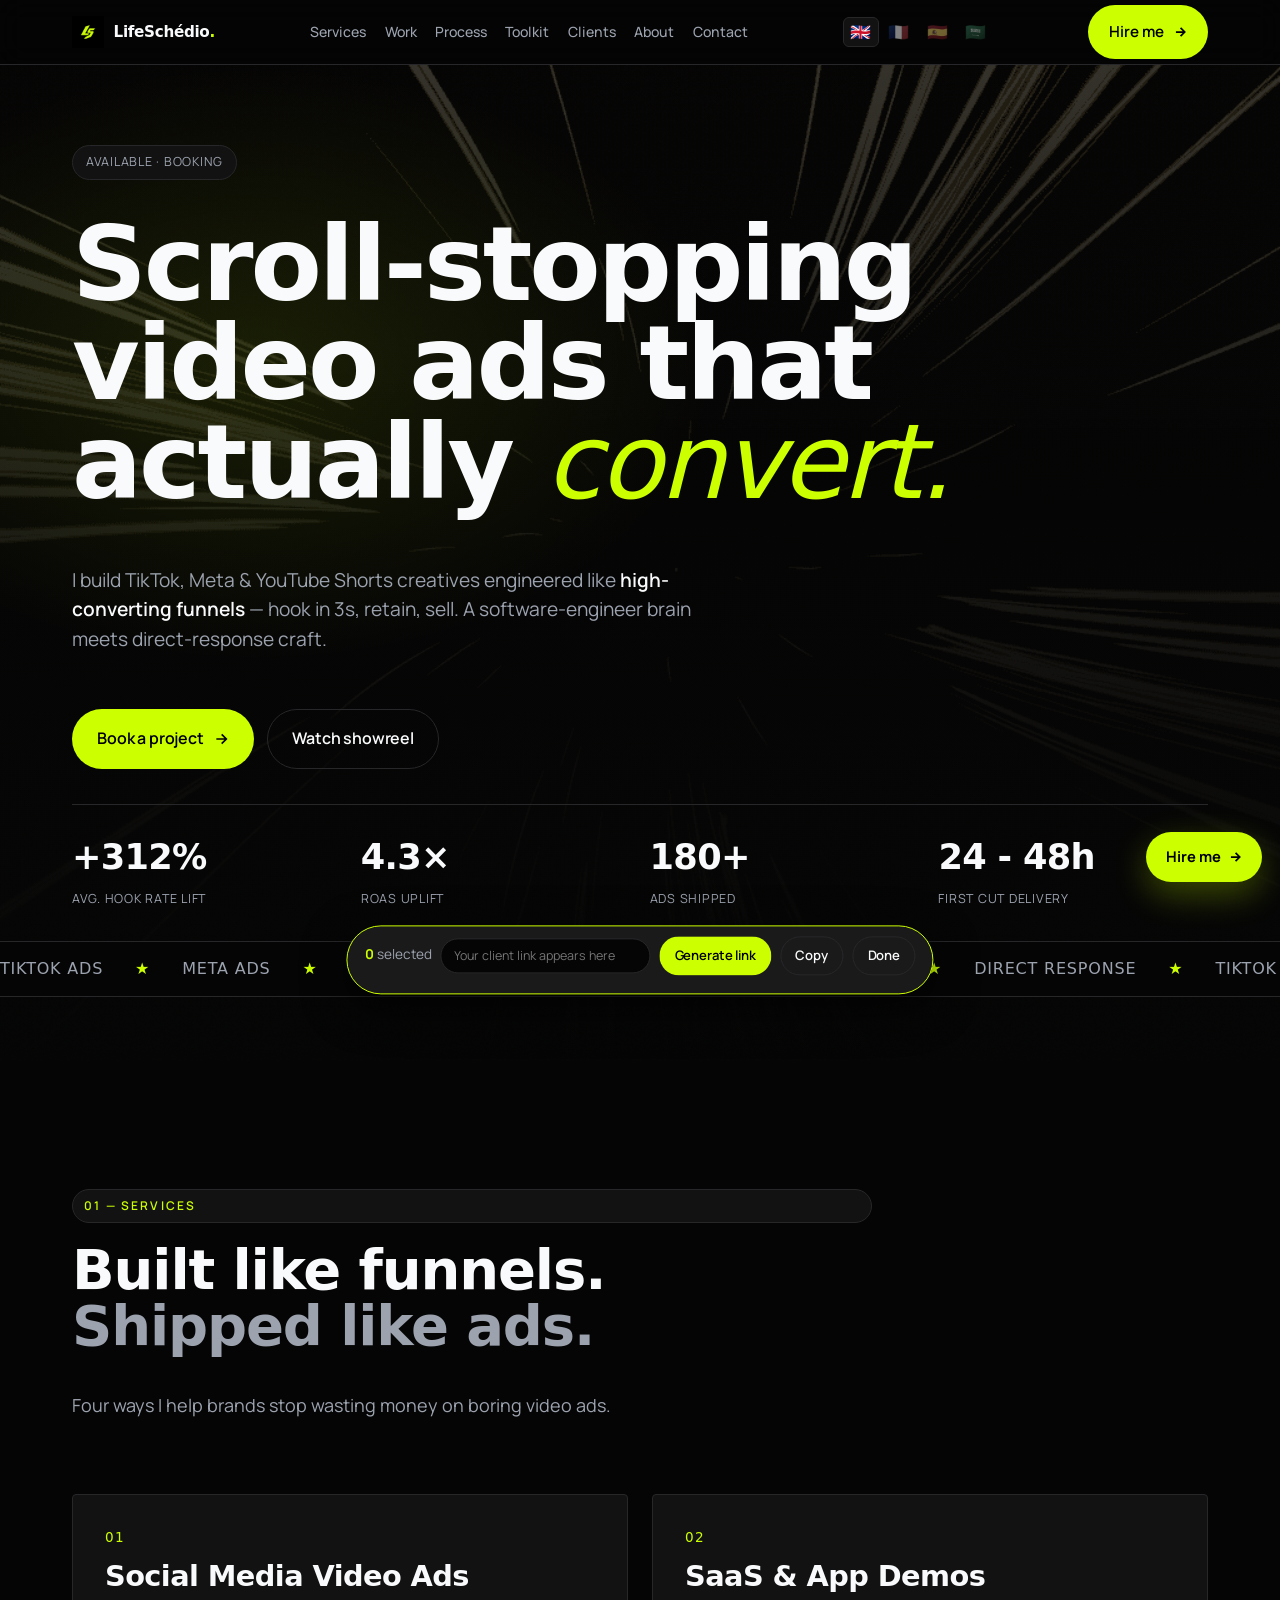
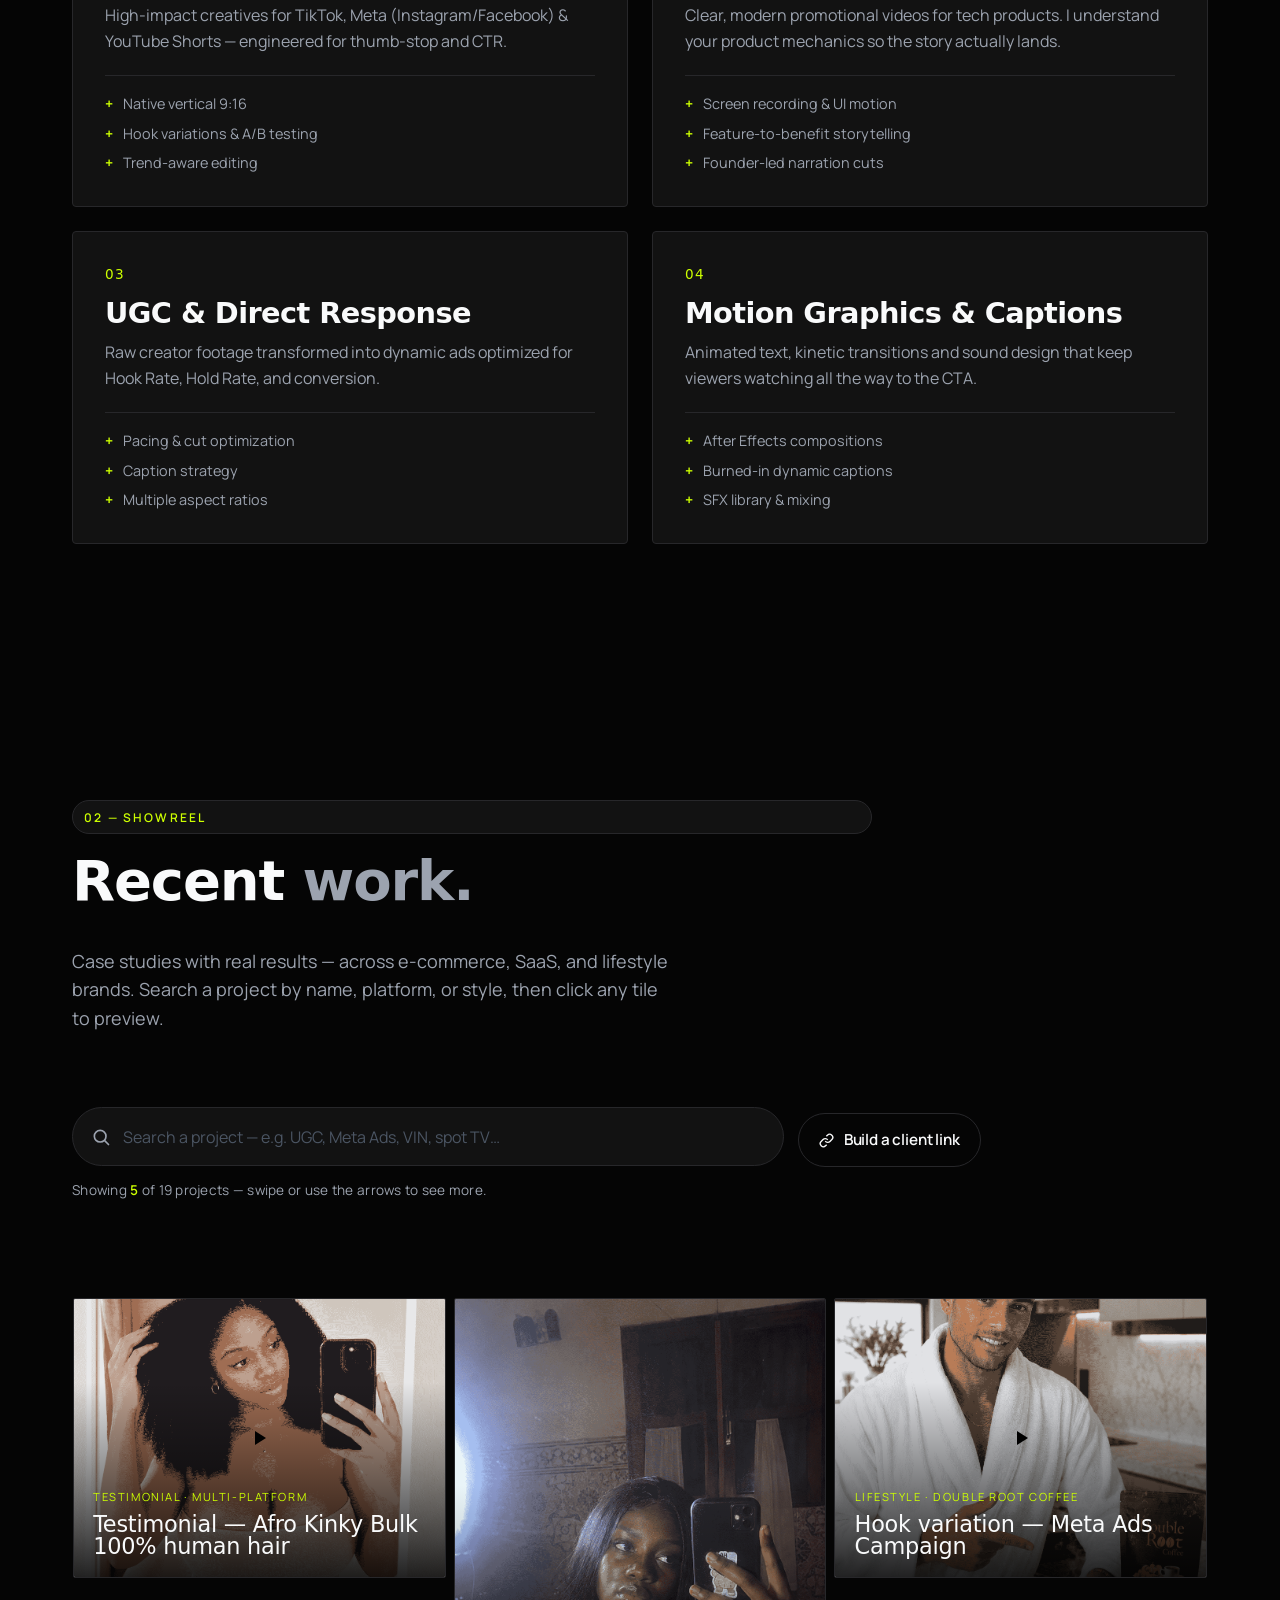
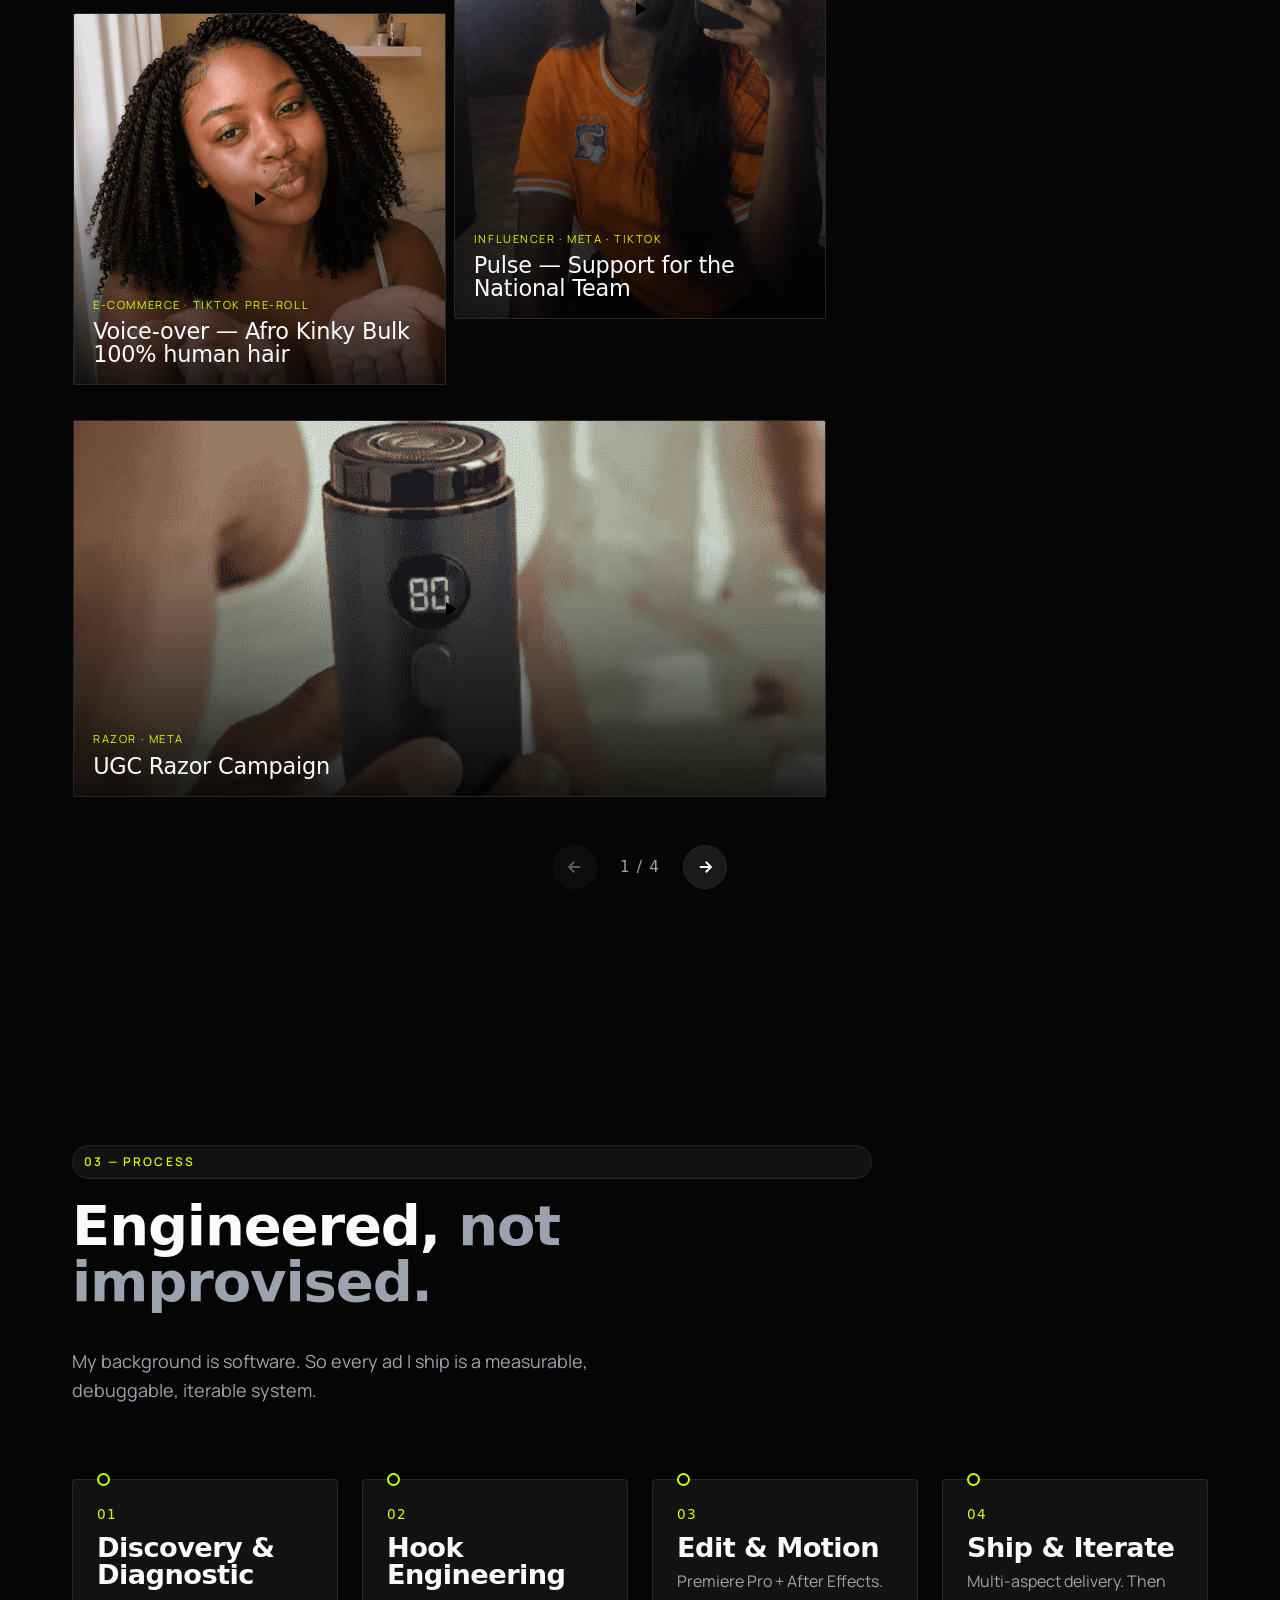
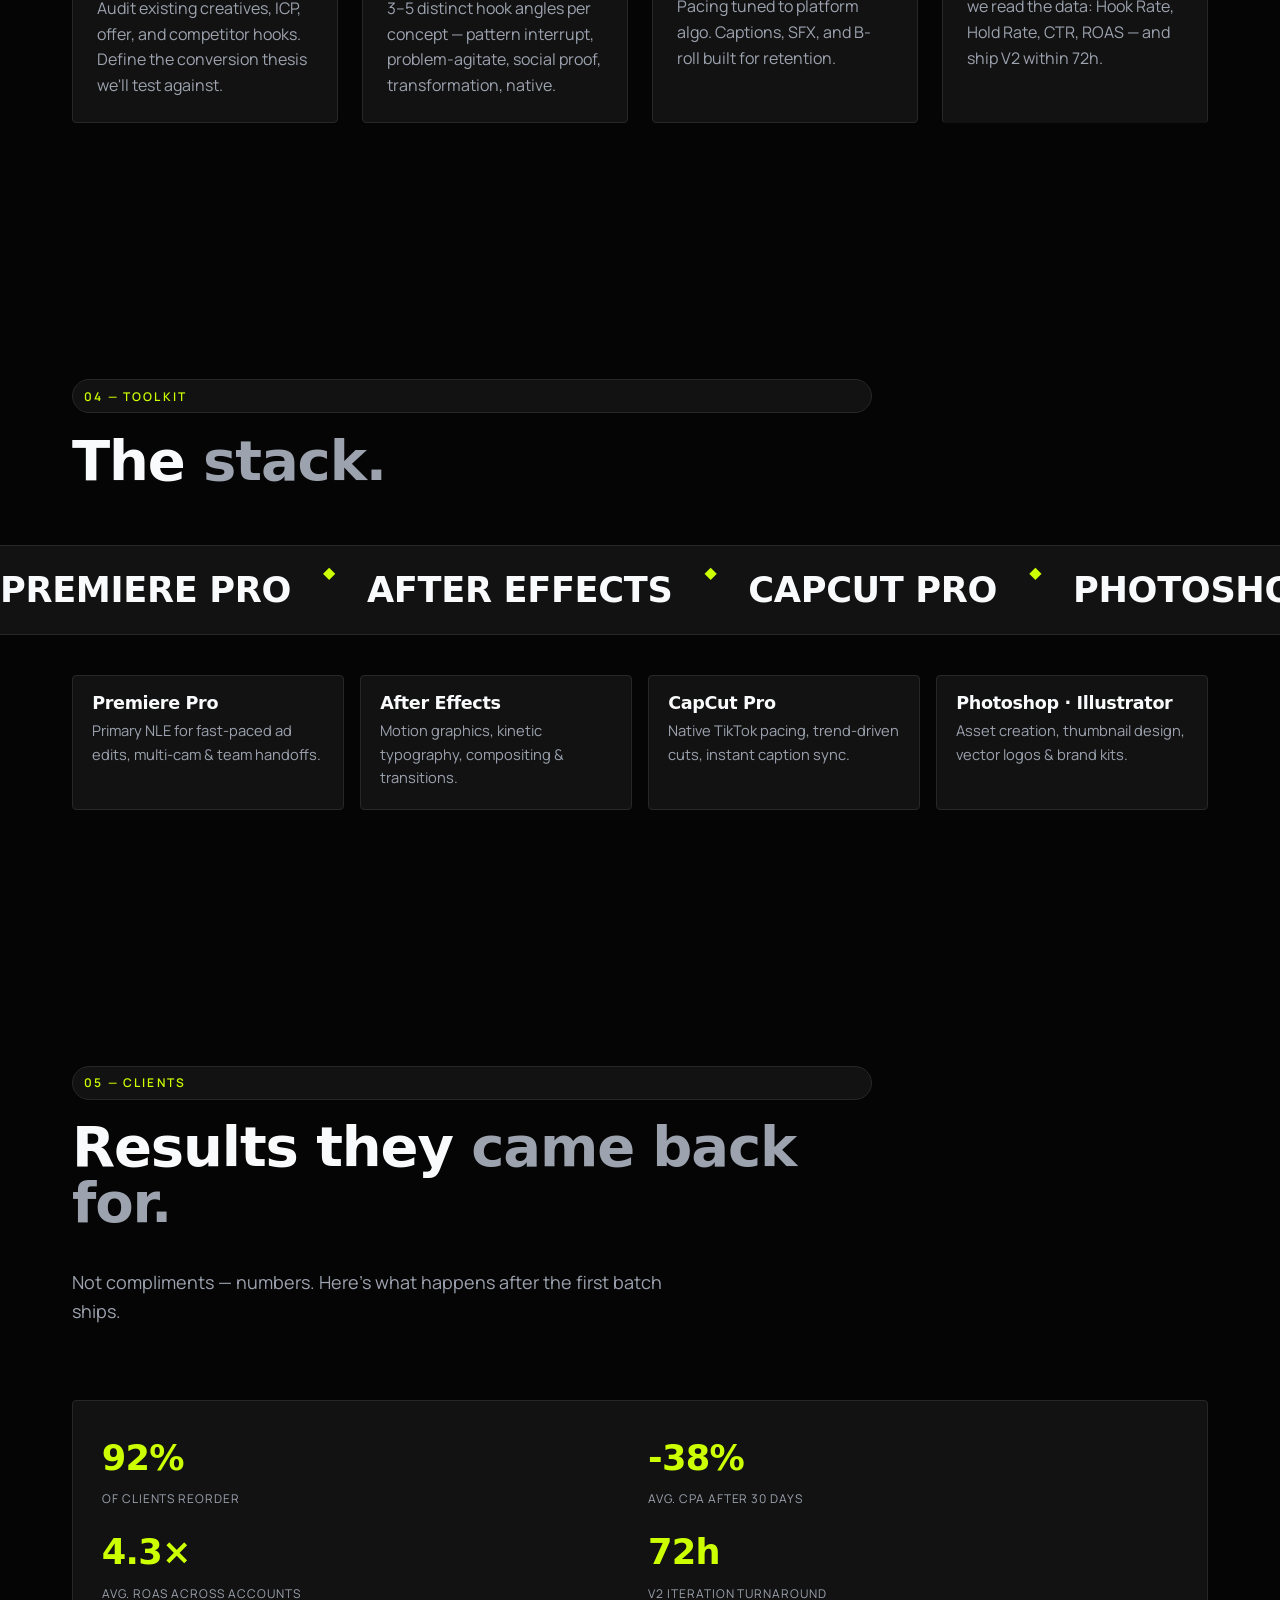
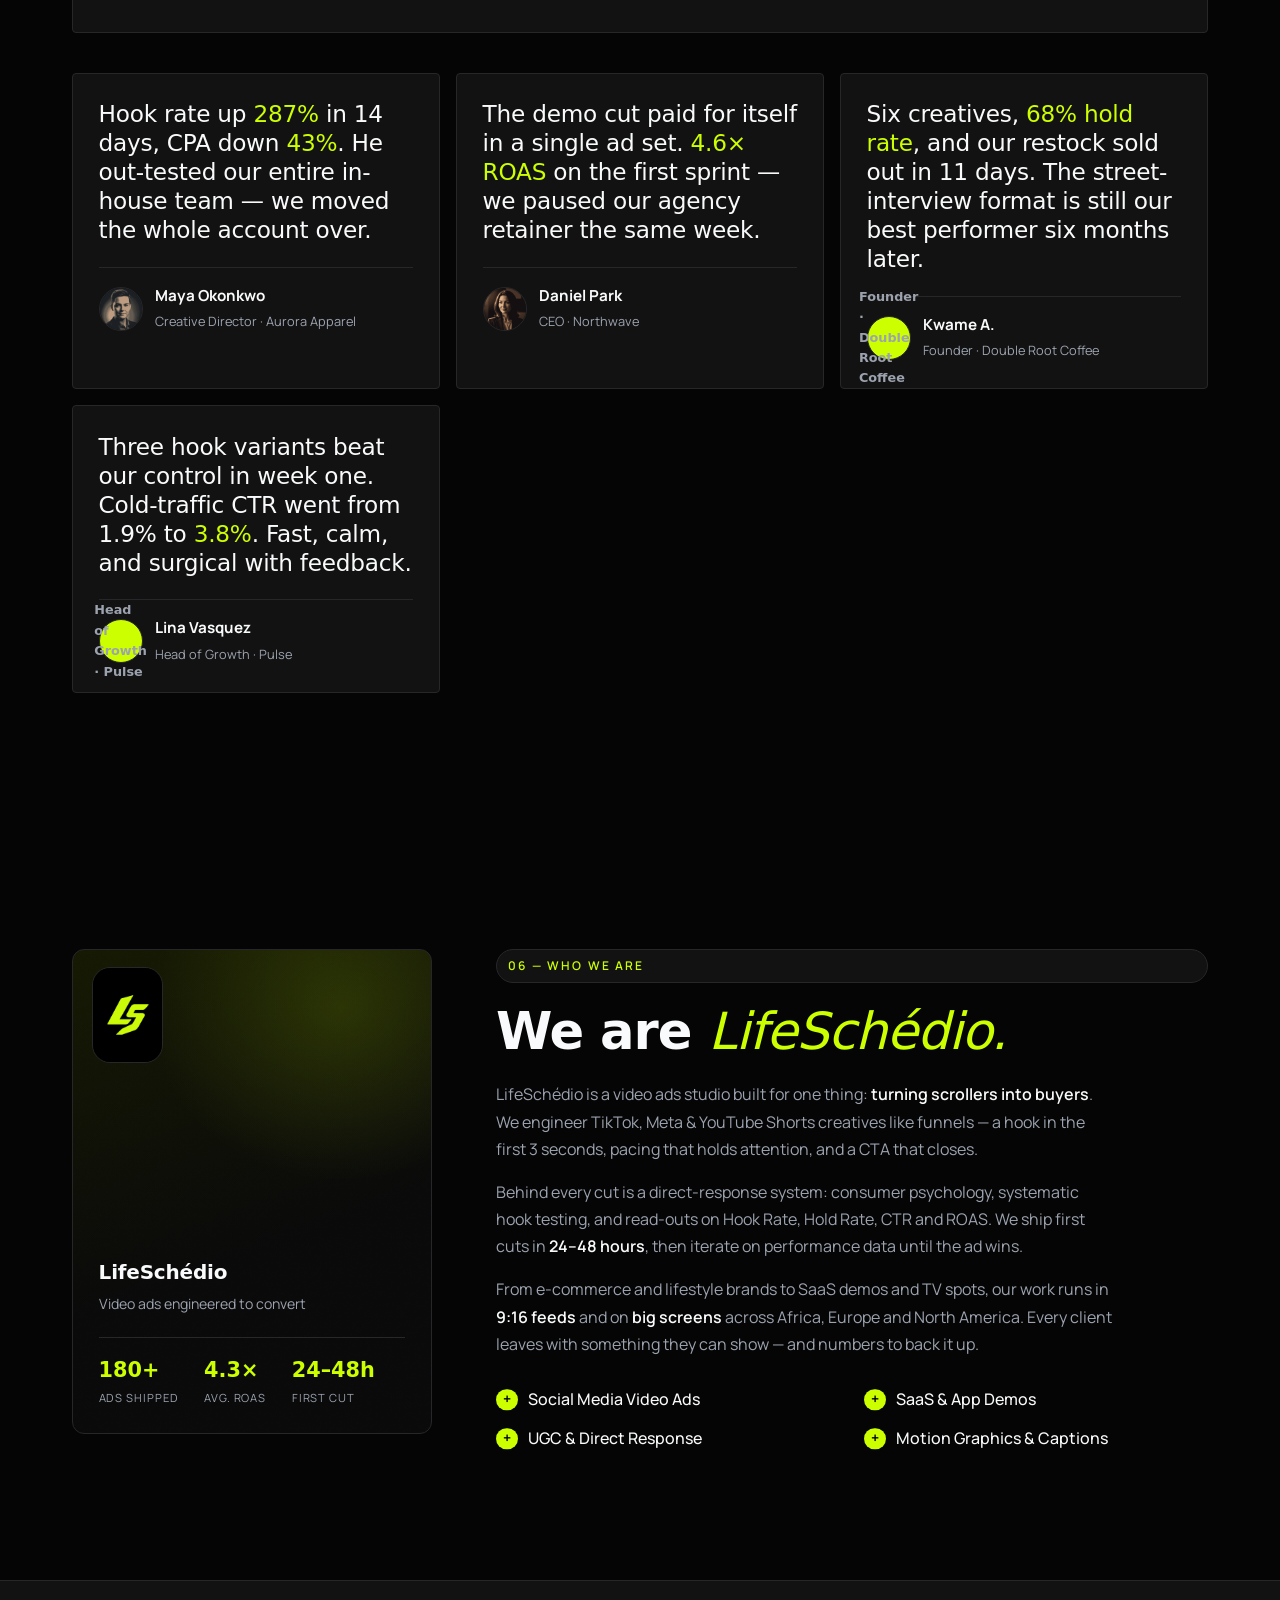
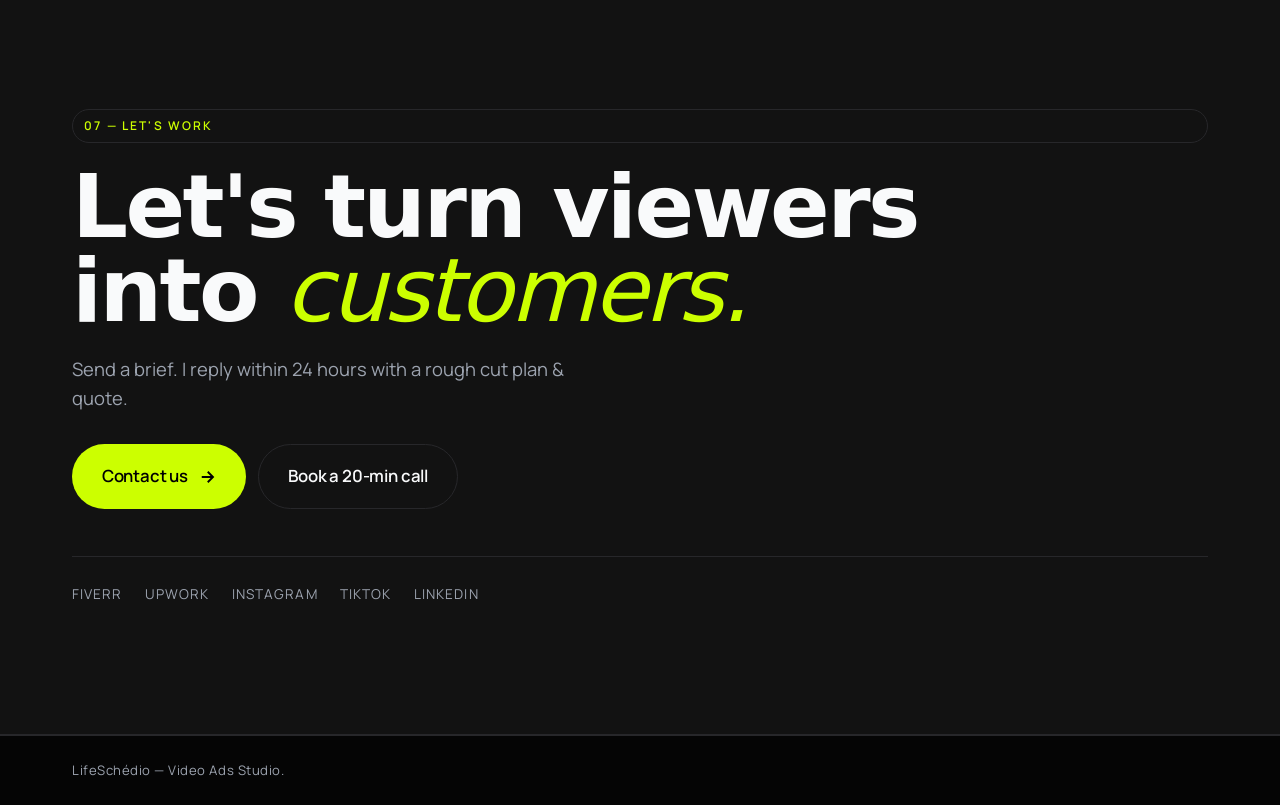
<file: index.html>
<!DOCTYPE html>
<html lang="en">

<head>
  <meta charset="UTF-8" />
  <meta name="viewport" content="width=device-width, initial-scale=1.0, viewport-fit=cover" />
  <meta name="theme-color" content="#050505" />
  <!-- LifeSchédio "LS" logo (favicon_io) -->
  <link rel="icon" href="assets/images/favicon/favicon.ico" sizes="any" />
  <link rel="icon" type="image/png" sizes="32x32" href="assets/images/favicon/favicon-32x32.png" />
  <link rel="icon" type="image/png" sizes="16x16" href="assets/images/favicon/favicon-16x16.png" />
  <link rel="apple-touch-icon" href="assets/images/favicon/apple-touch-icon.png" />
  <link rel="manifest" href="assets/images/favicon/site.webmanifest" />
  <meta name="description"
    content="Video Ads Specialist crafting scroll-stopping, high-converting video ads for TikTok, Meta, and YouTube Shorts. Direct response. Data-driven. Built like a funnel." />
  <title>LifeSchédio — Video Ads Agency | High-Converting E-commerce &amp; Social Ads</title>

  <!-- Primary Meta Tags -->
  <meta name="title" content="LifeSchédio — Video Ads Agency | High-Converting E-commerce &amp; Social Ads">
  <meta name="description"
    content="Scroll-stopping, high-converting video ads engineered with consumer psychology, direct response marketing, and data analysis to turn viewers into buyers.">
  <meta name="keywords"
    content="video ads, TikTok ads, Meta ads, YouTube Shorts, UGC editing, direct response, motion graphics, video ads agency">
  <meta name="author" content="LifeSchédio">

  <!-- Open Graph / Facebook -->
  <meta property="og:type" content="website">
  <meta property="og:url" content="https://demanoua.github.io/video-ads-specialist/">
  <meta property="og:title" content="LifeSchédio — Video Ads Agency | High-Converting E-commerce &amp; Social Ads">
  <meta property="og:description"
    content="Scroll-stopping, high-converting video ads engineered with consumer psychology, direct response marketing, and data analysis to turn viewers into buyers.">
  <meta property="og:image" content="https://demanoua.github.io/video-ads-specialist/assets/images/b.png" />
  <meta property="og:image:width" content="1200">
  <meta property="og:image:height" content="630">
  <meta property="og:image:alt" content="LifeSchédio - high-converting video ads">
  <meta property="og:site_name" content="LifeSchédio">
  <meta property="og:locale" content="en_US">

  <!-- Twitter -->
  <meta property="twitter:card" content="summary_large_image">
  <meta property="twitter:url" content="https://demanoua.github.io/video-ads-specialist/">
  <meta property="twitter:title"
    content="LifeSchédio — Video Ads Agency | High-Converting E-commerce &amp; Social Ads">
  <meta property="twitter:description"
    content="Scroll-stopping, high-converting video ads engineered with consumer psychology, direct response marketing, and data analysis to turn viewers into buyers.">
  <meta property="twitter:image" content="https://demanoua.github.io/video-ads-specialist/assets/images/b.png">
  <meta property="twitter:image:alt" content="LifeSchédio - high-converting video ads">

  <!-- ========== LINKEDIN ========== -->
  <!-- LinkedIn utilise Open Graph principalement, mais ces balises sont recommandées -->
  <meta property="linkedin:author" content="https://www.linkedin.com/">
  <meta property="linkedin:company" content="LifeSchédio">

  <!-- ========== PINTEREST ========== -->
  <!-- Pinterest utilise Open Graph mais a des spécificités -->
  <meta name="pinterest:description" content="Description optimisée pour Pinterest">
  <meta name="pinterest:media" content="https://demanoua.github.io/video-ads-specialist/">
  <meta name="pinterest:id" content="LifeSchédio">

  <!-- WhatsApp -->
  <meta property="og:image:secure_url" content="https://demanoua.github.io/video-ads-specialist/assets/images/b.png">

  <!-- Telegram -->
  <meta property="telegram:channel" content="@Frère_Franck">

  <!-- Slack -->
  <meta name="slack-app-id" content="LifeSchédio">

  <!-- Schema.org for Google -->
  <meta itemprop="name" content="Video Ads Specialist | High-Converting E-commerce & TikTok, Instagram">
  <meta itemprop="description"
    content="Scroll-stopping, high-converting video ads engineered with consumer psychology, direct response marketing, and data analysis to turn viewers into buyers.">
  <meta itemprop="image" content="https://demanoua.github.io/video-ads-specialist/assets/images/b.png">

  <!-- Canonical URL -->
  <link rel="canonical" href="https://demanoua.github.io/video-ads-specialist/">

  <!-- Favicons -->
  <!-- SVG Favicon (Modern Browsers) -->
  <link rel="icon" type="image/svg+xml"
    href="data:image/svg+xml,%3Csvg xmlns='http://www.w3.org/2000/svg' viewBox='0 0 100 100'%3E%3Crect width='100' height='100' fill='%23050505'/%3E%3Ctext x='50' y='65' font-family='monospace' font-size='60' font-weight='900' text-anchor='middle' fill='%23CCFF00'%3EG%3C/text%3E%3C/svg%3E">

  <!-- PNG Favicons for legacy browsers -->
  <link rel="icon" type="image/png" sizes="32x32"
    href="data:image/svg+xml,%3Csvg xmlns='http://www.w3.org/2000/svg' viewBox='0 0 100 100'%3E%3Crect width='100' height='100' fill='%23050505'/%3E%3Ctext x='50' y='65' font-family='monospace' font-size='60' font-weight='900' text-anchor='middle' fill='%23CCFF00'%3EG%3C/text%3E%3C/svg%3E">

  <!-- Apple Touch Icons -->
  <link rel="apple-touch-icon" sizes="180x180"
    href="data:image/svg+xml,%3Csvg xmlns='http://www.w3.org/2000/svg' viewBox='0 0 100 100'%3E%3Crect width='100' height='100' fill='%23050505'/%3E%3Ctext x='50' y='65' font-family='monospace' font-size='60' font-weight='900' text-anchor='middle' fill='%23CCFF00'%3EG%3C/text%3E%3C/svg%3E">


  <link rel="preconnect" href="https://fonts.googleapis.com" />
  <link rel="preconnect" href="https://fonts.gstatic.com" crossorigin />
  <link rel="preconnect" href="https://api.fontshare.com" />

  <link href="https://api.fontshare.com/v2/css?f[]=clash-display@400,500,600,700&display=swap" rel="stylesheet" />
  <link href="https://fonts.googleapis.com/css2?family=Manrope:wght@400;500;600;700&display=swap" rel="stylesheet" />
  <link href="https://fonts.googleapis.com/css2?family=Noto+Kufi+Arabic:wght@400;500;600;700&display=swap"
    rel="stylesheet" />

  <link rel="stylesheet" href="assets/css/styles.css" />
  <link rel="icon"
    href="data:image/svg+xml,%3Csvg xmlns='http://www.w3.org/2000/svg' viewBox='0 0 100 100'%3E%3Crect width='100' height='100' fill='%23050505'/%3E%3Ctext x='50' y='65' font-family='monospace' font-size='60' font-weight='900' text-anchor='middle' fill='%23CCFF00'%3EG%3C/text%3E%3C/svg%3E" />
</head>

<body data-testid="portfolio-body">

  <!-- ============== NAV ============== -->
  <header class="nav" data-testid="site-nav">
    <div class="container nav__inner">
      <a href="#top" class="nav__logo" data-testid="nav-logo">
        <span class="nav__logo-mark"><img src="assets/images/favicon/android-chrome-192x192.png" alt="LifeSchédio" width="32" height="32" /></span>
        <span class="nav__logo-text"><span data-site-name>LifeSchédio</span><span class="dot">.</span></span>
      </a>
      <nav class="nav__links" aria-label="Primary">
        <a href="#services" data-testid="nav-services-link">Services</a>
        <a href="#showreel" data-testid="nav-showreel-link">Work</a>
        <a href="#process" data-testid="nav-process-link">Process</a>
        <a href="#toolkit" data-testid="nav-toolkit-link">Toolkit</a>
        <a href="#testimonials" data-testid="nav-testimonials-link">Clients</a>
        <a href="#about" data-testid="nav-about-link">About</a>
        <a href="#contact" data-testid="nav-contact-link">Contact</a>
      </nav>
      <div class="lang-switch" data-testid="lang-switch" role="group" aria-label="Choose your language">
        <button type="button" data-lang="en" aria-label="English">🇬🇧</button>
        <button type="button" data-lang="fr" aria-label="Français">🇫🇷</button>
        <button type="button" data-lang="es" aria-label="Español">🇪🇸</button>
        <button type="button" data-lang="ar" aria-label="العربية">🇸🇦</button>
      </div>
      <a href="#contact" class="btn btn--primary nav__cta" data-testid="nav-cta-button">
        <span>Hire me</span>
        <svg width="14" height="14" viewBox="0 0 24 24" fill="none" stroke="currentColor" stroke-width="3"
          aria-hidden="true">
          <path d="M5 12h14M13 5l7 7-7 7" />
        </svg>
      </a>
      <button class="nav__burger" type="button" aria-label="Open menu" aria-expanded="false"
        data-testid="nav-burger-button">
        <span></span><span></span><span></span>
      </button>
    </div>
  </header>

  <!-- Mobile overlay -->
  <div class="mobile-menu" id="mobileMenu" aria-hidden="true" data-testid="mobile-menu">
    <nav class="mobile-menu__nav">
      <a href="#services" data-testid="mobile-services-link">Services <span>01</span></a>
      <a href="#showreel" data-testid="mobile-showreel-link">Work <span>02</span></a>
      <a href="#process" data-testid="mobile-process-link">Process <span>03</span></a>
      <a href="#toolkit" data-testid="mobile-toolkit-link">Toolkit <span>04</span></a>
      <a href="#testimonials" data-testid="mobile-testimonials-link">Clients <span>05</span></a>
      <a href="#about" data-testid="mobile-about-link">About <span>06</span></a>
      <a href="#contact" data-testid="mobile-contact-link">Contact <span>07</span></a>
    </nav>
    <div class="mobile-menu__foot">
      <div class="lang-switch" data-testid="mobile-lang-switch" role="group" aria-label="Choose your language">
        <button type="button" data-lang="en" aria-label="English">🇬🇧</button>
        <button type="button" data-lang="fr" aria-label="Français">🇫🇷</button>
        <button type="button" data-lang="es" aria-label="Español">🇪🇸</button>
        <button type="button" data-lang="ar" aria-label="العربية">🇸🇦</button>
      </div>
      <a href="#contact" class="btn btn--primary" data-testid="mobile-hire-button">
        <span>Hire me</span>
        <svg width="14" height="14" viewBox="0 0 24 24" fill="none" stroke="currentColor" stroke-width="3"
          aria-hidden="true">
          <path d="M5 12h14M13 5l7 7-7 7" />
        </svg>
      </a>
      <nav class="mobile-menu__socials" aria-label="Social links">
        <a href="#" data-testid="mobile-social-fiverr">Fiverr</a>
        <a href="#" data-testid="mobile-social-upwork">Upwork</a>
        <a href="#" data-testid="mobile-social-instagram">Instagram</a>
        <a href="#" data-testid="mobile-social-tiktok">TikTok</a>
        <a href="#" data-testid="mobile-social-linkedin">LinkedIn</a>
      </nav>
    </div>
  </div>

  <!-- ============== HERO ============== -->
  <section class="hero" id="top" data-testid="hero-section">
    <div class="hero__bg" aria-hidden="true">
      <img src="assets/images/e00e368183b98eb9f9234437b2903217daa6a9fa3c3b2ee958e01b5145dcf6eb.png" alt="" />
      <div class="hero__overlay"></div>
      <div class="hero__grain"></div>
    </div>

    <div class="container hero__inner">
      <div class="hero__meta reveal">
        <span class="badge"><span class="badge__dot"></span> Available · Booking</span>
      </div>

      <h1 class="hero__title reveal" data-testid="hero-title">
        <span class="line">Scroll-stopping</span>
        <span class="line">video ads that</span>
        <span class="line line--accent">actually <em>convert.</em></span>
      </h1>

      <p class="hero__sub reveal" data-testid="hero-subtitle">
        I build TikTok, Meta &amp; YouTube Shorts creatives engineered like
        <strong>high-converting funnels</strong> — hook in 3s, retain, sell.
        A software-engineer brain meets direct-response craft.
      </p>

      <div class="hero__cta reveal">
        <a href="#contact" class="btn btn--primary btn--lg" data-testid="hero-cta-primary">
          <span>Book a project</span>
          <svg width="16" height="16" viewBox="0 0 24 24" fill="none" stroke="currentColor" stroke-width="2.5"
            aria-hidden="true">
            <path d="M5 12h14M13 5l7 7-7 7" />
          </svg>
        </a>
        <a href="#showreel" class="btn btn--ghost btn--lg" data-testid="hero-cta-secondary">
          <span class="play-mini" aria-hidden="true"><svg viewBox="0 0 24 24" fill="currentColor">
              <path d="M8 5v14l11-7z" />
            </svg></span>
          Watch showreel
        </a>
      </div>

      <ul class="hero__stats reveal" data-testid="hero-stats">
        <li><strong>+312%</strong><span>Avg. Hook Rate lift</span></li>
        <li><strong>4.3×</strong><span>ROAS uplift</span></li>
        <li><strong>180+</strong><span>Ads shipped</span></li>
        <li><strong>24 - 48h</strong><span>First cut delivery</span></li>
      </ul>
    </div>

    <div class="hero__ticker" aria-hidden="true">
      <div class="ticker">
        <div class="ticker__track">
          <span>TIKTOK ADS</span><span>★</span><span>META ADS</span><span>★</span><span>YOUTUBE
            SHORTS</span><span>★</span><span>UGC EDITING</span><span>★</span><span>SAAS
            DEMOS</span><span>★</span><span>DIRECT RESPONSE</span><span>★</span>
          <span>TIKTOK ADS</span><span>★</span><span>META ADS</span><span>★</span><span>YOUTUBE
            SHORTS</span><span>★</span><span>UGC EDITING</span><span>★</span><span>SAAS
            DEMOS</span><span>★</span><span>DIRECT RESPONSE</span><span>★</span>
        </div>
      </div>
    </div>
  </section>

  <!-- ============== SERVICES ============== -->
  <section class="section services" id="services" data-testid="services-section">
    <div class="container">
      <header class="section__head reveal">
        <span class="eyebrow">01 — Services</span>
        <h2 class="section__title">Built like funnels.<br /><span class="muted">Shipped like ads.</span></h2>
        <p class="section__lede">Four ways I help brands stop wasting money on boring video ads.</p>
      </header>

      <div class="services__grid">
        <article class="service-card reveal" data-testid="service-social-ads">
          <div class="service-card__num">01</div>
          <h3>Social Media Video Ads</h3>
          <p>High-impact creatives for TikTok, Meta (Instagram/Facebook) &amp; YouTube Shorts — engineered for
            thumb-stop and CTR.</p>
          <ul>
            <li>Native vertical 9:16</li>
            <li>Hook variations &amp; A/B testing</li>
            <li>Trend-aware editing</li>
          </ul>
        </article>

        <article class="service-card reveal" data-testid="service-saas-demos">
          <div class="service-card__num">02</div>
          <h3>SaaS &amp; App Demos</h3>
          <p>Clear, modern promotional videos for tech products. I understand your product mechanics so the story
            actually lands.</p>
          <ul>
            <li>Screen recording &amp; UI motion</li>
            <li>Feature-to-benefit storytelling</li>
            <li>Founder-led narration cuts</li>
          </ul>
        </article>

        <article class="service-card reveal" data-testid="service-ugc-editing">
          <div class="service-card__num">03</div>
          <h3>UGC &amp; Direct Response</h3>
          <p>Raw creator footage transformed into dynamic ads optimized for Hook Rate, Hold Rate, and conversion.</p>
          <ul>
            <li>Pacing &amp; cut optimization</li>
            <li>Caption strategy</li>
            <li>Multiple aspect ratios</li>
          </ul>
        </article>

        <article class="service-card reveal" data-testid="service-motion-graphics">
          <div class="service-card__num">04</div>
          <h3>Motion Graphics &amp; Captions</h3>
          <p>Animated text, kinetic transitions and sound design that keep viewers watching all the way to the CTA.</p>
          <ul>
            <li>After Effects compositions</li>
            <li>Burned-in dynamic captions</li>
            <li>SFX library &amp; mixing</li>
          </ul>
        </article>
      </div>
    </div>
  </section>

  <!-- ============== SHOWREEL (merged with featured projects) ============== -->
  <section class="section showreel" id="showreel" data-testid="showreel-section">
    <div class="container">
      <header class="section__head reveal">
        <span class="eyebrow">02 — Showreel</span>
        <h2 class="section__title">Recent <span class="muted">work.</span></h2>
        <p class="section__lede">Case studies with real results — across e-commerce, SaaS, and lifestyle brands.
          Search a project by name, platform, or style, then click any tile to preview.</p>
      </header>

      <div class="showreel__toolbar reveal" data-testid="showreel-toolbar">
        <div class="projects__filter showreel__filter" data-testid="projects-filter">
          <div class="projects__search">
            <svg class="projects__search-icon" viewBox="0 0 24 24" fill="none" stroke="currentColor" stroke-width="2"
              aria-hidden="true">
              <circle cx="11" cy="11" r="7" />
              <path stroke-linecap="round" d="M21 21l-4.3-4.3" />
            </svg>
            <input type="search" id="projectFilter" class="projects__search-input" autocomplete="off"
              placeholder="Search a project — e.g. UGC, Meta Ads, VIN, spot TV…" aria-label="Search projects"
              data-testid="projects-filter-input" />
            <button type="button" class="projects__clear" id="projectFilterClear" aria-label="Clear search" hidden
              data-testid="projects-filter-clear">&times;</button>
          </div>
          <div class="showreel__suggest" id="searchSuggest" hidden data-testid="search-suggest"></div>
          <p class="projects__count" id="projectFilterCount" role="status" aria-live="polite"
            data-testid="projects-filter-count"></p>
        </div>
        <button type="button" class="btn btn--ghost showreel__share-btn" id="shareToggle" aria-pressed="false"
          data-testid="showreel-share-toggle">
          <svg width="15" height="15" viewBox="0 0 24 24" fill="none" stroke="currentColor" stroke-width="2.2"
            aria-hidden="true">
            <path d="M10 13a5 5 0 0 0 7.54.54l3-3a5 5 0 0 0-7.07-7.07l-1.72 1.71" />
            <path d="M14 11a5 5 0 0 0-7.54-.54l-3 3a5 5 0 0 0 7.07 7.07l1.71-1.71" />
          </svg>
          <span>Build a client link</span>
        </button>
      </div>

      <div class="showreel__notice" id="selectionNotice" hidden data-testid="showreel-selection-notice">
        <span>You're viewing a <b>custom selection</b> — <b id="selectionCount">0</b> videos picked for you.</span>
        <button type="button" class="btn btn--ghost btn--sm" id="exitSelection" data-testid="exit-selection">View
          full portfolio</button>
      </div>

      <div class="showreel__stage" id="showreelStage" data-testid="showreel-stage">
        <div class="showreel__grid" id="showreelGrid" data-testid="showreel-grid">
          <noscript>
            <p class="projects__empty">This portfolio needs JavaScript to display the showreel. Please enable it.</p>
          </noscript>
        </div>
        <div class="showreel__controls" id="showreelControls" hidden data-testid="showreel-controls">
          <button type="button" class="showreel__arrow" id="showreelPrev" aria-label="Previous projects"
            data-testid="showreel-prev">
            <svg width="18" height="18" viewBox="0 0 24 24" fill="none" stroke="currentColor" stroke-width="2.5"
              aria-hidden="true">
              <path d="M19 12H5M11 19l-7-7 7-7" />
            </svg>
          </button>
          <span class="showreel__pager" id="showreelPager" aria-live="polite">1 / 4</span>
          <button type="button" class="showreel__arrow" id="showreelNext" aria-label="Next projects"
            data-testid="showreel-next">
            <svg width="18" height="18" viewBox="0 0 24 24" fill="none" stroke="currentColor" stroke-width="2.5"
              aria-hidden="true">
              <path d="M5 12h14M13 5l7 7-7 7" />
            </svg>
          </button>
        </div>
      </div>
    </div>
  </section>

  <!-- ============== PROCESS ============== -->
  <section class="section process" id="process" data-testid="process-section">
    <div class="container process__inner">
      <header class="section__head reveal">
        <span class="eyebrow">03 — Process</span>
        <h2 class="section__title">Engineered, <span class="muted">not improvised.</span></h2>
        <p class="section__lede">My background is software. So every ad I ship is a measurable, debuggable, iterable
          system.</p>
      </header>

      <ol class="timeline">
        <li class="timeline__item reveal" data-testid="process-step-1">
          <span class="timeline__num">01</span>
          <h3>Discovery &amp; Diagnostic</h3>
          <p>Audit existing creatives, ICP, offer, and competitor hooks. Define the conversion thesis we'll test
            against.</p>
        </li>
        <li class="timeline__item reveal" data-testid="process-step-2">
          <span class="timeline__num">02</span>
          <h3>Hook Engineering</h3>
          <p>3–5 distinct hook angles per concept — pattern interrupt, problem-agitate, social proof, transformation,
            native.</p>
        </li>
        <li class="timeline__item reveal" data-testid="process-step-3">
          <span class="timeline__num">03</span>
          <h3>Edit &amp; Motion</h3>
          <p>Premiere Pro + After Effects. Pacing tuned to platform algo. Captions, SFX, and B-roll built for retention.
          </p>
        </li>
        <li class="timeline__item reveal" data-testid="process-step-4">
          <span class="timeline__num">04</span>
          <h3>Ship &amp; Iterate</h3>
          <p>Multi-aspect delivery. Then we read the data: Hook Rate, Hold Rate, CTR, ROAS — and ship V2 within 72h.</p>
        </li>
      </ol>
    </div>
  </section>

  <!-- ============== TOOLKIT ============== -->
  <section class="section toolkit" id="toolkit" data-testid="toolkit-section">
    <div class="container">
      <header class="section__head reveal">
        <span class="eyebrow">04 — Toolkit</span>
        <h2 class="section__title">The <span class="muted">stack.</span></h2>
      </header>
    </div>

    <div class="marquee reveal" aria-hidden="true">
      <div class="marquee__track">
        <span>PREMIERE PRO</span><span>◆</span>
        <span>AFTER EFFECTS</span><span>◆</span>
        <span>CAPCUT PRO</span><span>◆</span>
        <span>PHOTOSHOP</span><span>◆</span>
        <span>ILLUSTRATOR</span><span>◆</span>
        <span>FIGMA</span><span>◆</span>
        <span>DAVINCI RESOLVE</span><span>◆</span>
        <span>FRAME.IO</span><span>◆</span>
        <!-- duplicate for infinite loop -->
        <span>PREMIERE PRO</span><span>◆</span>
        <span>AFTER EFFECTS</span><span>◆</span>
        <span>CAPCUT PRO</span><span>◆</span>
        <span>PHOTOSHOP</span><span>◆</span>
        <span>ILLUSTRATOR</span><span>◆</span>
        <span>FIGMA</span><span>◆</span>
        <span>DAVINCI RESOLVE</span><span>◆</span>
        <span>FRAME.IO</span><span>◆</span>
      </div>
    </div>

    <div class="container">
      <div class="toolkit__grid">
        <div class="tool-card reveal" data-testid="tool-card-premiere">
          <h4>Premiere Pro</h4>
          <p>Primary NLE for fast-paced ad edits, multi-cam &amp; team handoffs.</p>
        </div>
        <div class="tool-card reveal" data-testid="tool-card-aftereffects">
          <h4>After Effects</h4>
          <p>Motion graphics, kinetic typography, compositing &amp; transitions.</p>
        </div>
        <div class="tool-card reveal" data-testid="tool-card-capcut">
          <h4>CapCut Pro</h4>
          <p>Native TikTok pacing, trend-driven cuts, instant caption sync.</p>
        </div>
        <div class="tool-card reveal" data-testid="tool-card-ps-ai">
          <h4>Photoshop · Illustrator</h4>
          <p>Asset creation, thumbnail design, vector logos &amp; brand kits.</p>
        </div>
      </div>
    </div>
  </section>

  <!-- ============== TESTIMONIALS ============== -->
  <section class="section testimonials" id="testimonials" data-testid="testimonials-section">
    <div class="container">
      <header class="section__head reveal">
        <span class="eyebrow">05 — Clients</span>
        <h2 class="section__title">Results they <span class="muted">came back for.</span></h2>
        <p class="section__lede">Not compliments — numbers. Here's what happens after the first batch ships.</p>
      </header>

      <div class="testimonials__strip reveal" data-testid="testimonials-strip">
        <div><strong>92%</strong><span>of clients reorder</span></div>
        <div><strong>-38%</strong><span>avg. CPA after 30 days</span></div>
        <div><strong>4.3×</strong><span>avg. ROAS across accounts</span></div>
        <div><strong>72h</strong><span>V2 iteration turnaround</span></div>
      </div>

      <div class="testimonials__grid">
        <figure class="quote reveal" data-testid="testimonial-1">
          <blockquote>"Hook rate up <em>287%</em> in 14 days, CPA down <em>43%</em>. He out-tested our entire
            in-house team — we moved the whole account over."</blockquote>
          <figcaption>
            <img src="assets/images/be9d7ae5a29f92e3d39401ea2bfd1bc1ebc7f949dd52807b7da6be7b13a18ce7.png"
              alt="Maya Okonkwo portrait" />
            <div>
              <strong>Maya Okonkwo</strong>
              <span>Creative Director · Aurora Apparel</span>
            </div>
          </figcaption>
        </figure>

        <figure class="quote reveal" data-testid="testimonial-2">
          <blockquote>"The demo cut paid for itself in a single ad set. <em>4.6× ROAS</em> on the first sprint —
            we paused our agency retainer the same week."</blockquote>
          <figcaption>
            <img src="assets/images/cf709e41a0737ac545843a61b26979e62c634abb245184dd7b30f208218897f8.png"
              alt="Daniel Park portrait" />
            <div>
              <strong>Daniel Park</strong>
              <span>CEO · Northwave</span>
            </div>
          </figcaption>
        </figure>

        <figure class="quote reveal" data-testid="testimonial-3">
          <blockquote>"Six creatives, <em>68% hold rate</em>, and our restock sold out in 11 days. The
            street-interview format is still our best performer six months later."</blockquote>
          <figcaption>
            <span class="avatar" aria-hidden="true">KA</span>
            <div>
              <strong>Kwame A.</strong>
              <span>Founder · Double Root Coffee</span>
            </div>
          </figcaption>
        </figure>

        <figure class="quote reveal" data-testid="testimonial-4">
          <blockquote>"Three hook variants beat our control in week one. Cold-traffic CTR went from 1.9% to
            <em>3.8%</em>. Fast, calm, and surgical with feedback."
          </blockquote>
          <figcaption>
            <span class="avatar" aria-hidden="true">LV</span>
            <div>
              <strong>Lina Vasquez</strong>
              <span>Head of Growth · Pulse</span>
            </div>
          </figcaption>
        </figure>
      </div>
    </div>
  </section>

  <!-- ============== ABOUT (agency) ============== -->
  <section class="section about" id="about" data-testid="about-section">
    <div class="container about__inner">
      <div class="about__media reveal">
        <div class="about__card" role="img" aria-label="LifeSchédio — video ads studio" data-testid="about-card">
          <span class="about__card-mark" aria-hidden="true"><img src="assets/images/favicon/android-chrome-512x512.png" alt="" width="96" height="96" /></span>
          <span class="about__card-name" data-site-name>LifeSchédio</span>
          <span class="about__card-tag">Video ads engineered to convert</span>
          <ul class="about__card-stats">
            <li><strong>180+</strong><span>ads shipped</span></li>
            <li><strong>4.3×</strong><span>avg. ROAS</span></li>
            <li><strong>24–48h</strong><span>first cut</span></li>
          </ul>
        </div>
      </div>

      <div class="about__body">
        <span class="eyebrow reveal">06 — Who we are</span>
        <h2 class="about__title reveal" data-testid="about-title">
          We are <span class="about__name"><span data-site-name>LifeSchédio</span>.</span>
        </h2>

        <div class="about__text reveal">
          <p>LifeSchédio is a video ads studio built for one thing: <strong>turning scrollers into buyers</strong>.
            We engineer TikTok, Meta &amp; YouTube Shorts creatives like funnels — a hook in the first 3 seconds,
            pacing that holds attention, and a CTA that closes.</p>

          <p>Behind every cut is a direct-response system: consumer psychology, systematic hook testing, and
            read-outs on Hook Rate, Hold Rate, CTR and ROAS. We ship first cuts in <strong>24–48 hours</strong>,
            then iterate on performance data until the ad wins.</p>

          <p>From e-commerce and lifestyle brands to SaaS demos and TV spots, our work runs in <strong>9:16
              feeds</strong>
            and on <strong>big screens</strong> across Africa, Europe and North America. Every client leaves with
            something they can show — and numbers to back it up.</p>
        </div>

        <ul class="about__services reveal" data-testid="about-services">
          <li>Social Media Video Ads</li>
          <li>SaaS &amp; App Demos</li>
          <li>UGC &amp; Direct Response</li>
          <li>Motion Graphics &amp; Captions</li>
        </ul>
      </div>
    </div>
  </section>

  <!-- ============== CTA / CONTACT ============== -->
  <section class="section cta" id="contact" data-testid="contact-section">
    <div class="container cta__inner">
      <span class="eyebrow reveal">07 — Let's work</span>
      <h2 class="cta__title reveal" data-testid="cta-title">
        Let's turn viewers <br />into <span class="cta__accent">customers.</span>
      </h2>
      <p class="cta__lede reveal">Send a brief. I reply within 24 hours with a rough cut plan &amp; quote.</p>

      <div class="cta__actions reveal">
        <button type="button" class="btn btn--primary btn--xl" id="emailToggle" aria-expanded="false"
          aria-haspopup="dialog" aria-controls="contactModal" data-testid="cta-email-button">
          <span>Contact us</span>
          <svg width="18" height="18" viewBox="0 0 24 24" fill="none" stroke="currentColor" stroke-width="2.5"
            aria-hidden="true">
            <path d="M5 12h14M13 5l7 7-7 7" />
          </svg>
        </button>
        <a href="https://wa.me/2250102030405?text=Hi%20LifeSch%C3%A9dio!%20I%27ve%20just%20gone%20through%20your%20portfolio%20and%20I%27d%20like%20to%20book%20a%2020-min%20call%20about%20a%20video%20ads%20project.%20When%20works%20best%20for%20you%20this%20week%3F"
          target="_blank" rel="noopener" class="btn btn--ghost btn--xl" data-testid="cta-calendar-button">Book a
          20-min call</a>
      </div>

      <ul class="cta__socials reveal" data-testid="cta-socials">
        <li><a href="#" data-testid="social-fiverr">Fiverr</a></li>
        <li><a href="#" data-testid="social-upwork">Upwork</a></li>
        <li><a href="#" data-testid="social-instagram">Instagram</a></li>
        <li><a href="#" data-testid="social-tiktok">TikTok</a></li>
        <li><a href="#" data-testid="social-linkedin">LinkedIn</a></li>
      </ul>
    </div>
  </section>

  <!-- ============== FOOTER ============== -->
  <footer class="footer" data-testid="site-footer">
    <div class="container footer__inner">
      <span>© <span id="year">2026</span> <span data-site-name>LifeSchédio</span> — Video Ads Studio.</span>
    </div>
  </footer>

  <!-- ============== CONTACT MODAL ============== -->
  <div class="modal" id="contactModal" role="dialog" aria-modal="true" aria-hidden="true"
    aria-labelledby="contactModalTitle" data-testid="contact-modal">
    <div class="modal__card" role="document">
      <div class="modal__head">
        <div>
          <span class="modal__eyebrow">New brief</span>
          <h3 class="modal__title" id="contactModalTitle">Send a brief right here</h3>
        </div>
        <button class="modal__close" type="button" aria-label="Close dialog"
          data-testid="contact-modal-close">&times;</button>
      </div>
      <form class="contact-form" id="contactForm" novalidate data-testid="contact-form">
        <div class="contact-form__row">
          <div class="form-group">
            <label class="form-label" for="cf-name">Your name</label>
            <input class="form-input" type="text" id="cf-name" name="name" autocomplete="name" required
              data-testid="contact-name" />
          </div>
          <div class="form-group">
            <label class="form-label" for="cf-email">Email address</label>
            <input class="form-input" type="email" id="cf-email" name="email" autocomplete="email" required
              data-testid="contact-email" />
          </div>
        </div>
        <div class="contact-form__row">
          <div class="form-group">
            <label class="form-label" for="cf-subject">Subject</label>
            <select class="form-input" id="cf-subject" name="subject" required data-custom-select
              data-testid="contact-subject">
              <option value="">Select a subject…</option>
              <option value="Request a quote">Request a quote</option>
              <option value="New project inquiry">New project inquiry</option>
              <option value="Free consultation">Free consultation</option>
              <option value="General question">General question</option>
            </select>
          </div>
          <div class="form-group">
            <label class="form-label" for="cf-budget">Budget range <span>(optional)</span></label>
            <select class="form-input" id="cf-budget" name="budget" data-custom-select data-testid="contact-budget">
              <option value="">Select budget range…</option>
              <option value="&lt; $500">Less than $500</option>
              <option value="$500–$1,000">$500 – $1,000</option>
              <option value="$1,000–$3,000">$1,000 – $3,000</option>
              <option value="&gt; $3,000">More than $3,000</option>
            </select>
          </div>
        </div>
        <div class="form-group">
          <label class="form-label" for="cf-message">Project details</label>
          <textarea class="form-input form-textarea" id="cf-message" name="message" rows="6" required
            placeholder="Tell me about your brand, goals, platforms (TikTok, Meta…) and timeline."
            data-testid="contact-message"></textarea>
        </div>
        <p class="form-status" id="formStatus" role="status" aria-live="polite" data-testid="contact-status"></p>
        <button class="btn btn--primary btn--xl contact-form__submit" type="submit" data-testid="contact-submit">
          <span>Send message</span>
          <svg width="18" height="18" viewBox="0 0 24 24" fill="none" stroke="currentColor" stroke-width="2.5"
            aria-hidden="true">
            <path d="M5 12h14M13 5l7 7-7 7" />
          </svg>
        </button>
      </form>
    </div>
  </div>

  <!-- ============== SHARE BAR (client-link builder) ============== -->
  <div class="sharebar" id="sharebar" aria-hidden="true" data-testid="sharebar">
    <span class="sharebar__count" id="shareCount"><b>0</b> selected</span>
    <input class="sharebar__link" id="shareLink" type="text" readonly placeholder="Your client link appears here"
      aria-label="Generated client link" />
    <button class="btn btn--primary btn--sm" id="shareGenerate" type="button" data-testid="share-generate">Generate
      link</button>
    <button class="btn btn--ghost btn--sm" id="shareCopy" type="button" disabled data-testid="share-copy">Copy</button>
    <button class="btn btn--ghost btn--sm" id="shareExit" type="button" data-testid="share-exit">Done</button>
    <span class="sharebar__status" id="shareStatus" role="status" aria-live="polite"></span>
  </div>

  <!-- ============== FLOATING "HIRE ME" BUTTON ============== -->
  <a href="#contact" class="fab" aria-label="Hire me — jump to the contact section" data-testid="fab-hire">
    <span>Hire me</span>
    <svg width="14" height="14" viewBox="0 0 24 24" fill="none" stroke="currentColor" stroke-width="3"
      aria-hidden="true">
      <path d="M5 12h14M13 5l7 7-7 7" />
    </svg>
  </a>

  <!-- ============== LIGHTBOX ============== -->
  <div class="lightbox" id="lightbox" role="dialog" aria-hidden="true" aria-label="Showreel preview"
    data-testid="lightbox">
    <button class="lightbox__close" type="button" aria-label="Close preview" data-testid="lightbox-close">×</button>
    <div class="lightbox__inner">
      <div class="lightbox__media" id="lightboxMedia">
        <span class="lightbox__play"><svg viewBox="0 0 24 24" fill="currentColor">
            <path d="M8 5v14l11-7z" />
          </svg></span>
      </div>
      <div class="lightbox__meta">
        <span class="lightbox__tag" id="lightboxTag">Tag</span>
        <h3 class="lightbox__title" id="lightboxTitle">Title</h3>
      </div>
    </div>
  </div>

  <script src="assets/js/gsa-config.js" defer></script>
  <script src="assets/js/i18n.js" defer></script>
  <script src="assets/js/tracker.js" defer></script>
  <script src="assets/js/main.js" defer></script>

</body>

</html>
</file>
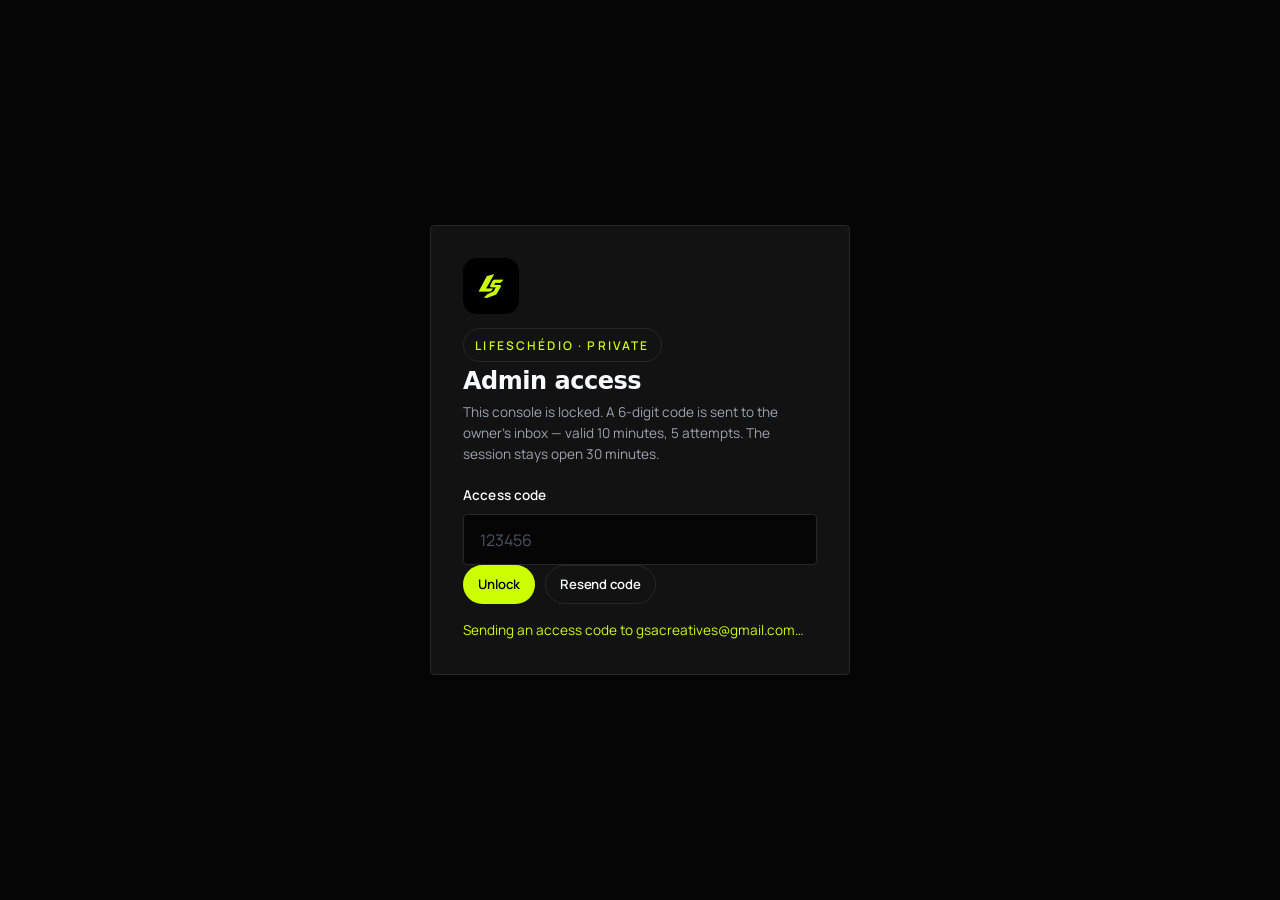
<file: console-a7f3k9m2.html>
<!DOCTYPE html>
<html lang="en">

<head>
  <meta charset="UTF-8" />
  <meta name="viewport" content="width=device-width, initial-scale=1.0" />
  <meta name="robots" content="noindex, nofollow" />
  <meta name="theme-color" content="#050505" />
  <!-- LifeSchédio "LS" logo (favicon_io) -->
  <link rel="icon" href="assets/images/favicon/favicon.ico" sizes="any" />
  <link rel="icon" type="image/png" sizes="32x32" href="assets/images/favicon/favicon-32x32.png" />
  <link rel="icon" type="image/png" sizes="16x16" href="assets/images/favicon/favicon-16x16.png" />
  <link rel="apple-touch-icon" href="assets/images/favicon/apple-touch-icon.png" />
  <title>LifeSchédio Admin — Locked console</title>
  <link rel="preconnect" href="https://fonts.googleapis.com" />
  <link rel="preconnect" href="https://fonts.gstatic.com" crossorigin />
  <link href="https://api.fontshare.com/v2/css?f[]=clash-display@400,500,600,700&display=swap" rel="stylesheet" />
  <link href="https://fonts.googleapis.com/css2?family=Manrope:wght@400;500;600;700&display=swap" rel="stylesheet" />
  <link rel="stylesheet" href="assets/css/styles.css" />
  <style>
    .admin { padding-block: 2rem 4rem; }
    .admin__head {
      display: flex; flex-wrap: wrap; align-items: center; justify-content: space-between;
      gap: 1rem; margin-bottom: 1.6rem;
    }
    .admin__head h1 { font-size: clamp(1.6rem, 4vw, 2.2rem); }
    .admin__actions { display: flex; flex-wrap: wrap; gap: 0.6rem; }
    .stats { display: grid; grid-template-columns: repeat(2, 1fr); gap: 0.8rem; margin-bottom: 1.6rem; }
    .stats > div {
      padding: 1.1rem 1.2rem; background: var(--surface);
      border: 1px solid var(--border); border-radius: var(--radius);
      display: flex; flex-direction: column; gap: 0.2rem;
    }
    .stats strong { font-family: var(--font-display); font-size: 1.6rem; color: var(--brand); letter-spacing: -0.02em; }
    .stats span { font-size: 0.72rem; color: var(--text-2); text-transform: uppercase; letter-spacing: 0.08em; }
    .table-wrap { overflow-x: auto; border: 1px solid var(--border); border-radius: var(--radius); background: var(--surface); }
    table { width: 100%; border-collapse: collapse; font-size: 0.85rem; min-width: 860px; }
    th, td { padding: 0.7rem 0.9rem; text-align: left; border-bottom: 1px solid var(--border); white-space: nowrap; }
    th { color: var(--text-2); font-size: 0.7rem; text-transform: uppercase; letter-spacing: 0.1em; background: var(--bg); }
    tbody tr { cursor: pointer; transition: background var(--transition); }
    tbody tr:hover { background: rgba(204, 255, 0, 0.05); }
    .pill { display: inline-block; padding: 0.15rem 0.55rem; border-radius: 999px; font-size: 0.72rem; border: 1px solid var(--border); }
    .pill--ok { color: var(--brand); border-color: rgba(204,255,0,0.4); }
    .pill--off { color: var(--text-2); }
    .detail {
      margin-top: 1.2rem; padding: 1.4rem;
      background: var(--surface); border: 1px solid var(--border); border-radius: var(--radius);
      display: none;
    }
    .detail.is-open { display: block; }
    .detail h2 { font-size: 1.3rem; margin-bottom: 1rem; }
    .detail dl { display: grid; grid-template-columns: 140px 1fr; gap: 0.35rem 1rem; margin: 0 0 1.2rem; font-size: 0.85rem; }
    .detail dt { color: var(--text-2); }
    .detail dd { margin: 0; word-break: break-all; }
    .detail h3 { font-size: 1rem; margin: 1.2rem 0 0.6rem; color: var(--brand); }
    .evlog { max-height: 320px; overflow-y: auto; border: 1px solid var(--border); border-radius: var(--radius); }
    .evlog div { display: flex; gap: 0.8rem; padding: 0.45rem 0.8rem; border-bottom: 1px solid var(--border); font-size: 0.8rem; }
    .evlog div:last-child { border-bottom: 0; }
    .evlog time { color: var(--muted); flex-shrink: 0; }
    .evlog code { color: var(--text-2); word-break: break-all; }
    .empty { padding: 2.5rem 1rem; text-align: center; color: var(--text-2); }
    @media (min-width: 900px) { .stats { grid-template-columns: repeat(4, 1fr); } }
    /* ---- CMS ---- */
    .cms { margin-top: 2.5rem; padding-top: 1.8rem; border-top: 1px solid var(--border); }
    .cms__head { margin-bottom: 1rem; }
    .cms__head h2 { font-size: 1.3rem; }
    .cms__head p { margin: 0.35rem 0 0; color: var(--text-2); font-size: 0.85rem; max-width: 72ch; }
    .cms__flash { margin: 0.8rem 0 1rem; min-height: 1.2em; font-size: 0.85rem; color: var(--text-2); }
    .cms__flash.is-ok { color: var(--brand); }
    .cms__flash.is-err { color: #ff6b57; }
    .cms__grid { display: grid; gap: 1.2rem; }
    .cms__panel { padding: 1.2rem; background: var(--surface); border: 1px solid var(--border); border-radius: var(--radius); }
    .cms__panel h3 { font-size: 1.05rem; margin-bottom: 0.9rem; color: var(--brand); }
    .cms__panel .form-group { margin-bottom: 0.8rem; }
    .cms__panel input[type="file"] { font-size: 0.8rem; color: var(--text-2); }
    .cms__row { display: flex; gap: 0.6rem; flex-wrap: wrap; align-items: center; }
    .cms__list { list-style: none; margin: 1rem 0 0; padding: 0; display: flex; flex-direction: column; gap: 0.5rem; }
    .cms__list li { display: flex; align-items: center; gap: 0.8rem; padding: 0.55rem 0.7rem; border: 1px solid var(--border); border-radius: var(--radius); font-size: 0.85rem; }
    .cms__list li > div { flex: 1; min-width: 0; display: flex; flex-direction: column; }
    .cms__list li span { color: var(--text-2); font-size: 0.75rem; word-break: break-all; }
    .cms__thumb { width: 40px; height: 40px; flex-shrink: 0; display: flex; align-items: center; justify-content: center; background: var(--bg); border: 1px solid var(--border); border-radius: 6px; overflow: hidden; font-weight: 700; color: var(--brand); }
    .cms__thumb img { width: 100%; height: 100%; object-fit: cover; }
    .cms__empty { color: var(--text-2); justify-content: center; }
    @media (min-width: 1000px) { .cms__grid { grid-template-columns: repeat(3, 1fr); align-items: start; } }
    /* ---- Access gate (OTP by email — see assets/js/admin-auth.js) ---- */
    .gate {
      position: fixed; inset: 0; z-index: 100;
      display: flex; align-items: center; justify-content: center;
      padding: 1.5rem; background: var(--bg);
    }
    .gate__card {
      width: 100%; max-width: 420px; padding: 2rem;
      background: var(--surface); border: 1px solid var(--border); border-radius: var(--radius);
    }
    .gate__card h1 { font-size: 1.5rem; margin: 0.4rem 0 0.6rem; }
    .gate__lead { margin: 0 0 1.2rem; color: var(--text-2); font-size: 0.85rem; line-height: 1.55; }
    .gate__actions { display: flex; gap: 0.6rem; flex-wrap: wrap; }
    .gate__status { margin: 1rem 0 0; font-size: 0.85rem; color: var(--text-2); min-height: 1.2em; }
    .gate__status.is-ok { color: var(--brand); }
    .gate__status.is-err { color: #ff6b57; }
  </style>
</head>

<body>

  <!-- ============ Access gate : verrou par défaut ============
       Sans déverrouillage, le tableau de bord (#dash) reste `hidden` —
       aucun contenu admin n'est visible. admin-auth.js demande un code à
       6 chiffres envoyé par e-mail (10 min, 5 essais) ; le bon code ouvre
       une session de 30 min. Si le JS ne charge pas, la page reste
       verrouillée (safe default). En local (localhost/file://), déver-
       rouillage immédiat sans code. -->
  <div class="gate" id="adminGate">
    <div class="gate__card">
      <img src="assets/images/favicon/android-chrome-192x192.png" alt="LifeSchédio" width="56" height="56"
        style="border-radius:14px;margin-bottom:0.9rem" />
      <span class="eyebrow">LifeSchédio · Private</span>
      <h1>Admin access</h1>
      <p class="gate__lead">This console is locked. A 6-digit code is sent to the owner's
        inbox — valid 10 minutes, 5 attempts. The session stays open 30 minutes.</p>
      <div class="form-group">
        <label class="form-label" for="gateCode">Access code</label>
        <input class="form-input" id="gateCode" type="text" inputmode="numeric"
          autocomplete="one-time-code" maxlength="6" placeholder="123456" />
      </div>
      <div class="gate__actions">
        <button class="btn btn--primary btn--sm" id="gateUnlock" type="button">Unlock</button>
        <button class="btn btn--ghost btn--sm" id="gateResend" type="button">Resend code</button>
      </div>
      <p class="gate__status" id="gateStatus" role="status" aria-live="polite">Requesting an access code…</p>
    </div>
  </div>

  <!-- Dashboard — hidden until unlocked -->
  <div class="admin" id="dash" data-testid="admin-dashboard" hidden>
    <div class="container">
      <div class="admin__head">
        <div>
          <span class="eyebrow">LifeSchédio · Private</span>
          <h1>Visitor Analytics</h1>
        </div>
        <div class="admin__actions">
          <button class="btn btn--ghost btn--sm" id="refreshBtn" type="button">Refresh</button>
          <button class="btn btn--ghost btn--sm" id="exportBtn" type="button">Export JSON</button>
          <button class="btn btn--ghost btn--sm" id="clearBtn" type="button">Clear data</button>
        </div>
      </div>

      <div class="stats" id="statCards"></div>

      <div class="table-wrap">
        <table>
          <thead>
            <tr>
              <th>Date</th>
              <th>Location</th>
              <th>IP</th>
              <th>Device</th>
              <th>Lang</th>
              <th>Videos</th>
              <th>Watch time</th>
              <th>Actions</th>
              <th>Report</th>
            </tr>
          </thead>
          <tbody id="visitsBody"></tbody>
        </table>
      </div>

      <div class="detail" id="detail"></div>

      <!-- ============== CMS : site content ============== -->
      <section class="cms" id="cms" data-testid="admin-cms">
        <div class="cms__head">
          <span class="eyebrow">Site content</span>
          <h2>Manage the portfolio</h2>
          <p>Changes are saved in <strong>this browser</strong> (localStorage) and apply to the homepage immediately —
            a static site has no database. Visitors on other devices will not see them until they are coded in;
            use <em>Export JSON</em> to keep a backup or to persist changes into the code (send the file to your
            developer).</p>
        </div>
        <p class="cms__flash" id="cmsFlash" role="status" aria-live="polite"></p>

        <div class="cms__grid">
          <div class="cms__panel" data-testid="cms-settings">
            <h3>1 · Site name</h3>
            <div class="form-group">
              <label class="form-label" for="cmsSiteName">Portfolio name</label>
              <input class="form-input" id="cmsSiteName" type="text" placeholder="LifeSchédio" />
            </div>
            <button class="btn btn--primary btn--sm" id="cmsSiteSave" type="button">Save name</button>
          </div>

          <div class="cms__panel" data-testid="cms-projects">
            <h3>2 · Projects</h3>
            <form id="projForm">
              <div class="form-group"><label class="form-label" for="cf-p-title">Title *</label>
                <input class="form-input" id="cf-p-title" type="text" required /></div>
              <div class="form-group"><label class="form-label" for="cf-p-tag">Tag / category</label>
                <input class="form-input" id="cf-p-tag" type="text" placeholder="E-commerce · TikTok" /></div>
              <div class="form-group"><label class="form-label" for="cf-p-img-url">Image URL</label>
                <input class="form-input" id="cf-p-img-url" type="url" placeholder="https://… (or upload below)" /></div>
              <div class="form-group"><label class="form-label" for="cf-p-img-file">…or upload image (max 1.5 MB)</label>
                <input id="cf-p-img-file" type="file" accept="image/*" /></div>
              <div class="form-group"><label class="form-label" for="cf-p-vid-url">Video URL (direct .mp4) *</label>
                <input class="form-input" id="cf-p-vid-url" type="url" placeholder="https://…/ad.mp4" /></div>
              <div class="form-group"><label class="form-label" for="cf-p-vid-file">…or upload video (max 3 MB — a direct URL is better)</label>
                <input id="cf-p-vid-file" type="file" accept="video/*" /></div>
              <button class="btn btn--primary btn--sm" type="submit">Add project</button>
            </form>
            <ul class="cms__list" id="projList"></ul>
          </div>

          <div class="cms__panel" data-testid="cms-testimonials">
            <h3>3 · Testimonials</h3>
            <form id="tmnForm">
              <div class="form-group"><label class="form-label" for="cf-t-name">Client name *</label>
                <input class="form-input" id="cf-t-name" type="text" required /></div>
              <div class="form-group"><label class="form-label" for="cf-t-role">Role · company</label>
                <input class="form-input" id="cf-t-role" type="text" placeholder="CEO · Northwave" /></div>
              <div class="form-group"><label class="form-label" for="cf-t-text">Testimonial *</label>
                <textarea class="form-input" id="cf-t-text" rows="4" required></textarea></div>
              <div class="form-group"><label class="form-label" for="cf-t-photo">Photo URL (optional)</label>
                <input class="form-input" id="cf-t-photo" type="url" placeholder="https://… (avatar initials used if empty)" /></div>
              <button class="btn btn--primary btn--sm" type="submit">Add testimonial</button>
            </form>
            <ul class="cms__list" id="tmnList"></ul>
          </div>
          <div class="cms__panel" data-testid="cms-publish">
            <h3>4 · Publish to the site</h3>
            <p style="margin:0 0 0.9rem;color:var(--text-2);font-size:0.8rem">Commits your changes
              (<code>assets/data/cms.json</code>) to the GitHub repo via the relay — GitHub Pages rebuilds in
              ~1 minute and <strong>every visitor</strong> sees them. Setup once: 5 Script Properties in the
              Apps Script project (see <code>assets/mail-relay.gs</code> header). In local dev, the push is
              captured by Mailpit instead — your repo is untouched.</p>
            <div class="form-group"><label class="form-label" for="cmsPubKey">Publish key</label>
              <input class="form-input" id="cmsPubKey" type="password" autocomplete="off"
                placeholder="GSA_PUBLISH_KEY from the Apps Script project" /></div>
            <button class="btn btn--primary btn--sm" id="cmsPublish" type="button">Publish to site</button>
            <p class="cms__flash" id="pubStatus" role="status" aria-live="polite" style="margin:0.8rem 0 0"></p>
          </div>
        </div>

        <div class="cms__row" style="margin-top:1.2rem">
          <button class="btn btn--ghost btn--sm" id="cmsExport" type="button">Export JSON</button>
        </div>
      </section>
    </div>
  </div>

  <script src="assets/js/gsa-config.js" defer></script>
  <script src="assets/js/admin-auth.js" defer></script>
  <script src="assets/js/admin.js" defer></script>
  <script src="assets/js/admin-cms.js" defer></script>
</body>

</html>
</file>
<file: assets/css/styles.css>
/* =========================================================
   KAI ROMÁN — Video Ads Specialist Portfolio
   Pure CSS · Mobile-first · Swiss / Brutalist · Dark
   ========================================================= */

/* ---------- Tokens ---------- */
:root {
  --bg: #050505;
  --surface: #121212;
  --surface-2: #1a1a1a;

  --text: #f9fafb;
  --text-2: #9ca3af;
  --muted: #4b5563;

  --brand: #ccff00;
  --brand-hover: #b3e600;
  --accent: #ff4500;

  --border: #27272a;
  --border-focus: var(--brand);

  --font-display: 'Clash Display', 'Inter', system-ui, sans-serif;
  --font-body: 'Manrope', system-ui, sans-serif;

  --container: 1200px;
  --pad: clamp(1rem, 5vw, 2rem);
  --section-y: clamp(4rem, 10vw, 8rem);

  --radius: 4px;
  --transition: 0.22s cubic-bezier(.2,.7,.2,1);
}

/* ---------- Reset ---------- */
*, *::before, *::after { box-sizing: border-box; }
html { scroll-behavior: smooth; -webkit-text-size-adjust: 100%; }
body {
  margin: 0;
  font-family: var(--font-body);
  font-size: 1rem;
  line-height: 1.6;
  color: var(--text);
  background: var(--bg);
  -webkit-font-smoothing: antialiased;
  overflow-x: hidden;
}
img { max-width: 100%; display: block; }
button { font: inherit; cursor: pointer; border: 0; background: none; color: inherit; }
a { color: inherit; text-decoration: none; }
::selection { background: var(--brand); color: #000; }

/* ---------- Layout ---------- */
.container {
  width: 100%;
  max-width: var(--container);
  margin: 0 auto;
  padding-inline: var(--pad);
}
.section { padding-block: var(--section-y); position: relative; }
section[id] { scroll-margin-top: 76px; }
.muted { color: var(--text-2); }

/* ---------- Typography ---------- */
h1, h2, h3, h4 {
  font-family: var(--font-display);
  font-weight: 600;
  letter-spacing: -0.02em;
  line-height: 1;
  margin: 0;
}
.eyebrow {
  display: inline-block;
  text-transform: uppercase;
  letter-spacing: 0.18em;
  font-size: 0.75rem;
  font-weight: 600;
  color: var(--brand);
  padding: 0.4rem 0.7rem;
  border: 1px solid var(--border);
  border-radius: 999px;
  background: var(--surface);
}
.section__head { max-width: 800px; margin-bottom: clamp(2rem, 5vw, 3.5rem); display: flex; flex-direction: column; gap: 1.2rem; }
.section__title { font-size: clamp(2rem, 5vw, 3.5rem); font-weight: 600; }
.section__lede { color: var(--text-2); font-size: clamp(1rem, 1.5vw, 1.125rem); max-width: 600px; }

/* ---------- Buttons ---------- */
.btn {
  display: inline-flex; align-items: center; gap: 0.6rem;
  padding: 0.85rem 1.25rem;
  border-radius: 999px;
  font-weight: 600;
  font-size: 0.95rem;
  letter-spacing: -0.01em;
  transition: transform var(--transition), background var(--transition), color var(--transition), border-color var(--transition);
  white-space: nowrap;
  position: relative;
  border: 1px solid transparent;
  min-height: 44px;
}
.btn--primary { background: var(--brand); color: #000; }
.btn--primary:hover { background: var(--brand-hover); transform: translateY(-2px); }
.btn--ghost { border-color: var(--border); color: var(--text); }
.btn--ghost:hover { border-color: var(--brand); color: var(--brand); }
.btn--lg { padding: 1rem 1.5rem; font-size: 1rem; }
.btn--xl { padding: 1.15rem 1.8rem; font-size: 1.05rem; }

/* tiny play icon */
.play-mini {
  display: inline-flex; align-items: center; justify-content: center;
  width: 22px; height: 22px; border-radius: 999px;
  background: var(--brand); color: #000;
}
.play-mini svg { width: 11px; height: 11px; transform: translateX(1px); }

/* ---------- Nav ---------- */
.nav {
  position: sticky; top: 0; z-index: 50;
  background: rgba(5,5,5,0.78);
  backdrop-filter: blur(14px);
  -webkit-backdrop-filter: blur(14px);
  border-bottom: 1px solid var(--border);
}
.nav__inner {
  display: flex; align-items: center; justify-content: space-between;
  gap: 1rem; height: 64px;
}
.nav__logo {
  display: inline-flex; align-items: center; gap: 0.6rem;
  font-family: var(--font-display); font-weight: 700; letter-spacing: -0.02em;
}
.nav__logo-mark {
  width: 32px; height: 32px;
  display: inline-flex; align-items: center; justify-content: center;
  background: var(--brand); color: #000;
  border-radius: 4px;
  font-size: 0.9rem; font-weight: 700;
}
.nav__logo-text { font-size: 0.95rem; }
.nav__logo-text .dot { color: var(--brand); }

.nav__links { display: none; align-items: center; gap: 1.6rem; }
.nav__links a {
  font-size: 0.92rem; color: var(--text-2); font-weight: 500;
  transition: color var(--transition);
}
.nav__links a:hover { color: var(--text); }
.nav__cta { display: none; }

.nav__burger {
  display: inline-flex; flex-direction: column; gap: 5px;
  width: 44px; height: 44px; align-items: center; justify-content: center;
  border: 1px solid var(--border); border-radius: 6px;
}
.nav__burger span { width: 18px; height: 2px; background: var(--text); transition: transform var(--transition), opacity var(--transition); }
.nav__burger.is-open span:nth-child(1) { transform: translateY(7px) rotate(45deg); }
.nav__burger.is-open span:nth-child(2) { opacity: 0; }
.nav__burger.is-open span:nth-child(3) { transform: translateY(-7px) rotate(-45deg); }

/* Mobile menu */
.mobile-menu {
  position: fixed; inset: 64px 0 0 0; z-index: 49;
  background: var(--bg);
  padding: 2rem var(--pad) 2rem;
  display: flex; flex-direction: column; justify-content: flex-start; gap: 2.5rem;
  transform: translateY(-110%);
  transition: transform 0.4s cubic-bezier(.7,0,.2,1);
  overflow-y: auto;
  -webkit-overflow-scrolling: touch;
}
.mobile-menu.is-open { transform: translateY(0); }
.mobile-menu__nav { display: flex; flex-direction: column; gap: 0; }
.mobile-menu__nav a {
  display: flex; align-items: center; justify-content: space-between;
  padding: 1.1rem 0;
  border-bottom: 1px solid var(--border);
  font-family: var(--font-display); font-size: 1.8rem; font-weight: 500;
  letter-spacing: -0.02em;
  transition: color var(--transition), padding var(--transition);
}
.mobile-menu__nav a span { color: var(--text-2); font-size: 0.8rem; font-family: var(--font-body); }
.mobile-menu__nav a:hover, .mobile-menu__nav a:focus-visible { color: var(--brand); padding-left: 0.5rem; }
.mobile-menu__foot {
  display: flex; flex-direction: column; gap: 1rem;
  padding-top: 1.2rem; border-top: 1px solid var(--border);
}
.mobile-menu__foot .btn { width: 100%; justify-content: center; }
.mobile-menu__socials {
  display: flex; flex-wrap: wrap; gap: 0.4rem 1.2rem;
  font-size: 0.78rem; letter-spacing: 0.08em; text-transform: uppercase; color: var(--text-2);
}
.mobile-menu__socials a { color: var(--text-2); font-weight: 500; transition: color var(--transition); }
.mobile-menu__socials a:hover { color: var(--brand); }

/* Floating "Hire me" button */
.fab {
  position: fixed; right: 1.1rem; bottom: 1.1rem; z-index: 55;
  display: inline-flex; align-items: center; gap: 0.5rem;
  padding: 0.85rem 1.25rem; border-radius: 999px;
  background: var(--brand); color: #000;
  font-weight: 700; font-size: 0.92rem; letter-spacing: -0.01em;
  box-shadow: 0 12px 34px rgba(204, 255, 0, 0.28), 0 6px 18px rgba(0, 0, 0, 0.5);
  transition: transform var(--transition), background var(--transition), opacity var(--transition);
  white-space: nowrap;
}
.fab:hover { background: var(--brand-hover); transform: translateY(-3px); }
.sharebar.is-open + .fab { opacity: 0; pointer-events: none; transform: translateY(12px); }
@media (max-width: 380px) {
  .fab { right: 0.8rem; bottom: 0.8rem; padding: 0.75rem 1rem; font-size: 0.85rem; }
}

/* ---------- HERO ---------- */
.hero {
  position: relative; overflow: hidden;
  min-height: calc(100vh - 64px);
  display: flex; flex-direction: column; justify-content: center;
  padding-block: clamp(3rem, 8vw, 5rem) clamp(2rem, 6vw, 4rem);
}
.hero__bg { position: absolute; inset: 0; z-index: 0; }
.hero__bg img { width: 100%; height: 100%; object-fit: cover; opacity: 0.35; filter: saturate(1.1); }
.hero__overlay {
  position: absolute; inset: 0;
  background:
    radial-gradient(60% 50% at 20% 30%, rgba(204,255,0,0.10), transparent 60%),
    linear-gradient(180deg, rgba(5,5,5,0.45) 0%, rgba(5,5,5,0.92) 70%, var(--bg) 100%);
}
.hero__grain {
  position: absolute; inset: 0; opacity: 0.06; mix-blend-mode: overlay; pointer-events: none;
  background-image: url("data:image/svg+xml;utf8,<svg xmlns='http://www.w3.org/2000/svg' width='160' height='160'><filter id='n'><feTurbulence baseFrequency='0.9' numOctaves='2' stitchTiles='stitch'/></filter><rect width='100%' height='100%' filter='url(%23n)'/></svg>");
}

.hero__inner { position: relative; z-index: 1; display: flex; flex-direction: column; gap: clamp(1.5rem, 3vw, 2.2rem); }

.hero__meta { display: flex; flex-wrap: wrap; gap: 0.8rem; align-items: center; justify-content: space-between; }
.badge {
  display: inline-flex; align-items: center; gap: 0.5rem;
  padding: 0.4rem 0.8rem; border: 1px solid var(--border); border-radius: 999px;
  background: var(--surface); font-size: 0.78rem; color: var(--text-2);
  letter-spacing: 0.06em; text-transform: uppercase;
}
.badge__dot { width: 8px; height: 8px; border-radius: 999px; background: var(--brand); box-shadow: 0 0 0 4px rgba(204,255,0,0.18); animation: pulse 2s ease-in-out infinite; }
@keyframes pulse { 50% { box-shadow: 0 0 0 7px rgba(204,255,0,0.05); } }
.hero__loc {
  font-size: 0.72rem; letter-spacing: 0.2em; color: var(--text-2); text-transform: uppercase;
}

.hero__title {
  font-family: var(--font-display);
  font-size: clamp(2.6rem, 11vw, 6.5rem);
  font-weight: 600;
  letter-spacing: -0.03em;
  line-height: 0.95;
}
.hero__title .line { display: block; }
.hero__title .line--accent { color: var(--text); }
.hero__title em { font-style: italic; color: var(--brand); font-weight: 500; }

.hero__sub {
  font-size: clamp(1rem, 1.6vw, 1.2rem);
  color: var(--text-2);
  max-width: 620px;
  line-height: 1.55;
}
.hero__sub strong { color: var(--text); font-weight: 600; }

.hero__cta { display: flex; flex-wrap: wrap; gap: 0.8rem; }

.hero__stats {
  margin: 0; padding: 1.5rem 0 0;
  list-style: none;
  display: grid; grid-template-columns: repeat(2, 1fr);
  gap: 1.2rem;
  border-top: 1px solid var(--border);
}
.hero__stats li { display: flex; flex-direction: column; gap: 0.2rem; }
.hero__stats strong {
  font-family: var(--font-display); font-size: clamp(1.6rem, 4vw, 2.2rem);
  font-weight: 600; letter-spacing: -0.02em; color: var(--text);
}
.hero__stats span { font-size: 0.78rem; color: var(--text-2); letter-spacing: 0.06em; text-transform: uppercase; }

/* Ticker */
.hero__ticker {
  position: relative; z-index: 1;
  margin-top: 2rem;
  border-block: 1px solid var(--border);
  background: var(--bg);
  overflow: hidden;
}
.ticker { padding-block: 0.9rem; }
.ticker__track {
  display: inline-flex; gap: 2rem; white-space: nowrap;
  animation: scroll-x 40s linear infinite;
  font-family: var(--font-display); font-weight: 500;
  font-size: 1rem; letter-spacing: 0.05em; color: var(--text-2);
}
.ticker__track span:nth-child(even) { color: var(--brand); }
@keyframes scroll-x {
  from { transform: translateX(0); }
  to { transform: translateX(-50%); }
}

/* ---------- Services ---------- */
.services__grid {
  display: grid; gap: clamp(1rem, 3vw, 1.5rem);
  grid-template-columns: 1fr;
}
.service-card {
  position: relative;
  padding: clamp(1.4rem, 3vw, 2rem);
  background: var(--surface);
  border: 1px solid var(--border);
  border-radius: var(--radius);
  display: flex; flex-direction: column; gap: 0.8rem;
  transition: border-color var(--transition), transform var(--transition), background var(--transition);
}
.service-card:hover { border-color: var(--brand); transform: translateY(-4px); background: var(--surface-2); }
.service-card__num {
  font-family: var(--font-display); font-size: 0.85rem; color: var(--brand);
  letter-spacing: 0.1em;
}
.service-card h3 { font-size: clamp(1.4rem, 2.5vw, 1.8rem); }
.service-card p { color: var(--text-2); margin: 0; }
.service-card ul {
  margin: 0.5rem 0 0; padding: 0; list-style: none;
  display: flex; flex-direction: column; gap: 0.4rem;
  border-top: 1px solid var(--border); padding-top: 1rem;
}
.service-card ul li {
  font-size: 0.9rem; color: var(--text-2);
  padding-left: 1.1rem; position: relative;
}
.service-card ul li::before {
  content: "+"; position: absolute; left: 0; color: var(--brand); font-weight: 700;
}

/* ---------- Showreel ---------- */
.showreel__grid {
  display: grid; gap: clamp(0.3rem, 1vw, 0.5rem);
  grid-template-columns: 1fr;
}
.reel {
  position: relative;
  overflow: hidden;
  aspect-ratio: 4 / 5;
  border: 1px solid var(--border);
  border-radius: 2px;
  background: var(--surface);
  cursor: pointer;
  text-align: left;
  padding: 0;
  isolation: isolate;
}
/* Mosaic height variety */
.reel--r1 { aspect-ratio: 3 / 4; }
.reel--r2 { aspect-ratio: 1 / 1; }
.reel--r3 { aspect-ratio: 4 / 3; }
.reel img {
  width: 100%; height: 100%; object-fit: cover;
  transition: transform 0.5s cubic-bezier(.2,.7,.2,1);
}
.reel__overlay {
  position: absolute; inset: 0; z-index: 2;
  display: flex; flex-direction: column; justify-content: flex-end;
  gap: 0.4rem;
  padding: 1.2rem;
  background: linear-gradient(180deg, rgba(0,0,0,0) 30%, rgba(0,0,0,0.85) 100%);
}
.reel__tag {
  text-transform: uppercase; letter-spacing: 0.14em;
  font-size: 0.7rem; color: var(--brand);
}
.reel__title {
  font-family: var(--font-display); font-weight: 500;
  font-size: clamp(1.1rem, 2vw, 1.4rem); color: var(--text);
  letter-spacing: -0.01em;
}
.reel__play {
  position: absolute; inset: 0; z-index: 3;
  display: flex; align-items: center; justify-content: center;
  pointer-events: none;
}
.reel__play svg {
  width: 24px; height: 24px; color: #000;
}
.reel__play::after {
  content: "";
  width: 64px; height: 64px; border-radius: 999px;
  background: var(--brand);
  position: absolute;
  transform: scale(0.7);
  opacity: 0;
  transition: transform 0.4s cubic-bezier(.2,.7,.2,1), opacity 0.3s ease;
  z-index: -1;
  box-shadow: 0 0 30px rgba(204,255,0,0.5);
}
.reel:hover img { transform: scale(1.06); }
.reel:hover .reel__play::after { opacity: 1; transform: scale(1); }
.reel:focus-visible { outline: 2px solid var(--brand); outline-offset: 4px; }

/* ---------- Process ---------- */
.timeline {
  list-style: none; margin: 0; padding: 0;
  display: flex; flex-direction: column; gap: 0;
  border-left: 1px solid var(--border);
}
.timeline__item {
  position: relative;
  padding: 1.5rem 0 1.5rem 1.8rem;
  border-bottom: 1px dashed var(--border);
}
.timeline__item:last-child { border-bottom: 0; }
.timeline__item::before {
  content: "";
  position: absolute; left: -7px; top: 1.9rem;
  width: 13px; height: 13px; background: var(--bg);
  border: 2px solid var(--brand);
  border-radius: 999px;
}
.timeline__num {
  font-family: var(--font-display); font-size: 0.85rem;
  letter-spacing: 0.1em; color: var(--brand);
  display: block; margin-bottom: 0.5rem;
}
.timeline__item h3 { font-size: clamp(1.3rem, 2.2vw, 1.7rem); margin-bottom: 0.5rem; }
.timeline__item p { color: var(--text-2); margin: 0; }

/* ---------- Toolkit ---------- */
.marquee {
  margin-block: clamp(1.5rem, 4vw, 2.5rem);
  overflow: hidden;
  border-block: 1px solid var(--border);
  background: var(--surface);
  padding-block: 1rem;
}
.marquee__track {
  display: inline-flex; gap: 2rem; white-space: nowrap;
  animation: scroll-x 30s linear infinite;
  font-family: var(--font-display); font-weight: 600;
  font-size: clamp(1.5rem, 3vw, 2.2rem);
  letter-spacing: -0.01em;
  color: var(--text);
}
.marquee__track span:nth-child(even) { color: var(--brand); font-size: 1rem; transform: translateY(-2px); }
.toolkit__grid {
  display: grid; grid-template-columns: 1fr; gap: 1rem;
}
.tool-card {
  padding: 1.2rem;
  border: 1px solid var(--border);
  border-radius: var(--radius);
  background: var(--surface);
  transition: border-color var(--transition);
}
.tool-card:hover { border-color: var(--brand); }
.tool-card h4 { font-family: var(--font-display); font-size: 1.1rem; margin-bottom: 0.4rem; }
.tool-card p { color: var(--text-2); margin: 0; font-size: 0.92rem; }

/* ---------- Testimonials ---------- */
.testimonials__grid {
  display: grid; grid-template-columns: 1fr; gap: 1rem;
}
.quote {
  margin: 0;
  padding: 1.6rem;
  background: var(--surface);
  border: 1px solid var(--border);
  border-radius: var(--radius);
  display: flex; flex-direction: column; gap: 1.4rem;
}
.quote blockquote {
  margin: 0;
  font-family: var(--font-display); font-weight: 500;
  font-size: clamp(1.15rem, 2.2vw, 1.45rem);
  line-height: 1.25; letter-spacing: -0.01em;
}
.quote blockquote em { color: var(--brand); font-style: normal; }
.quote figcaption {
  display: flex; align-items: center; gap: 0.8rem;
  padding-top: 1rem; border-top: 1px solid var(--border);
}
.quote figcaption img {
  width: 44px; height: 44px; border-radius: 999px;
  object-fit: cover; border: 1px solid var(--border);
}
.quote figcaption strong { display: block; font-size: 0.95rem; }
.quote figcaption span { color: var(--text-2); font-size: 0.8rem; }

/* ---------- About ---------- */
.about__inner {
  display: grid;
  gap: clamp(2rem, 5vw, 3.5rem);
  grid-template-columns: 1fr;
  align-items: start;
}
.about__media img {
  width: 100%;
  max-width: 420px;
  aspect-ratio: 340 / 458;
  object-fit: cover;
  border-radius: 12px;
  border: 1px solid var(--border);
}
.about__body { display: flex; flex-direction: column; gap: 1.4rem; }
.about__title {
  font-size: clamp(2rem, 5vw, 3.2rem);
  font-weight: 600;
  letter-spacing: -0.02em;
  line-height: 1.05;
}
.about__name { color: var(--brand); font-style: italic; font-weight: 500; }
.about__text { display: flex; flex-direction: column; gap: 1rem; }
.about__text p { margin: 0; color: var(--text-2); line-height: 1.7; max-width: 62ch; }
.about__text strong { color: var(--text); font-weight: 600; }
.about__services {
  list-style: none; margin: 0.4rem 0 0; padding: 0;
  display: grid; gap: 0.85rem 1.5rem; grid-template-columns: 1fr;
}
.about__services li {
  position: relative;
  padding-left: 2rem;
  color: var(--text);
  font-weight: 500;
}
.about__services li::before {
  content: "+";
  position: absolute; left: 0; top: 50%; transform: translateY(-50%);
  width: 1.35rem; height: 1.35rem;
  display: inline-flex; align-items: center; justify-content: center;
  border-radius: 999px;
  background: var(--brand); color: #000;
  font-size: 0.9rem; font-weight: 700; line-height: 1;
}

/* ---------- Showreel toolbar · notice · selection · share ---------- */
.showreel__toolbar {
  display: flex; flex-direction: column; gap: 0.9rem;
  max-width: 760px;
  margin: 0 auto clamp(2rem, 4vw, 3rem);
}
.showreel__filter { max-width: none; margin: 0; flex: 1; }
.showreel__share-btn { align-self: flex-start; }
.showreel__grid { min-height: 200px; }

/* Paged swipe slider */
.showreel__stage { position: relative; }
.showreel__grid.is-paged {
  display: block; overflow: hidden;
  touch-action: pan-y;
  cursor: grab;
}
.showreel__grid.is-paged:active { cursor: grabbing; }
.showreel__track {
  display: flex;
  transition: transform 0.45s cubic-bezier(.2,.7,.2,1);
}
.showreel__page {
  min-width: 100%;
  display: grid; gap: clamp(0.3rem, 1vw, 0.5rem);
  grid-template-columns: 1fr;
  padding-inline: 1px;
}
.showreel__controls {
  display: flex; align-items: center; justify-content: center;
  gap: 1.1rem; margin-top: 1.3rem;
}
.showreel__controls[hidden] { display: none; }
.showreel__arrow {
  width: 44px; height: 44px; border-radius: 999px;
  display: inline-flex; align-items: center; justify-content: center;
  background: var(--surface-2); color: var(--text);
  border: 1px solid var(--border);
  transition: border-color var(--transition), color var(--transition), transform var(--transition), opacity var(--transition);
}
.showreel__arrow:hover:not(:disabled) { border-color: var(--brand); color: var(--brand); transform: translateY(-2px); }
.showreel__arrow:disabled { opacity: 0.35; cursor: not-allowed; }
.showreel__pager {
  font-family: var(--font-display); font-size: 0.95rem;
  color: var(--text-2); letter-spacing: 0.08em; min-width: 3.2rem; text-align: center;
}
@media (min-width: 640px) {
  .showreel__page { grid-template-columns: repeat(2, 1fr); grid-auto-flow: dense; }
}
@media (min-width: 900px) {
  .showreel__page { grid-template-columns: repeat(3, 1fr); }
}

/* Search suggestions dropdown — glued under the input (Google-style) */
.projects__search { position: relative; }
.showreel__suggest {
  position: absolute; top: calc(100% - 10px); left: 0.4rem; right: 0.4rem; z-index: 30;
  background: var(--surface-2);
  border: 1px solid var(--border); border-radius: 12px;
  overflow: hidden;
  box-shadow: 0 20px 55px rgba(0, 0, 0, 0.65);
}
.showreel__suggest[hidden] { display: none; }
.showreel__suggest-label {
  display: block; padding: 0.55rem 1rem 0.4rem;
  font-size: 0.66rem; letter-spacing: 0.16em; text-transform: uppercase;
  color: var(--muted);
}
.suggest__item {
  display: flex; flex-direction: column; gap: 0.15rem;
  width: 100%; text-align: left;
  padding: 0.7rem 1rem;
  background: none; border: 0; border-top: 1px solid var(--border);
  transition: background var(--transition);
}
.suggest__item:hover, .suggest__item:focus-visible { background: rgba(204, 255, 0, 0.06); }
.suggest__item-title {
  font-size: 0.92rem; font-weight: 600; color: var(--text);
  font-family: var(--font-body);
  white-space: nowrap; overflow: hidden; text-overflow: ellipsis;
}
.suggest__item-tag {
  font-size: 0.68rem; letter-spacing: 0.12em; text-transform: uppercase;
  color: var(--brand);
  white-space: nowrap; overflow: hidden; text-overflow: ellipsis;
}

.showreel__notice {
  display: flex; flex-wrap: wrap; align-items: center; justify-content: space-between;
  gap: 0.8rem;
  margin: 0 auto clamp(1.5rem, 4vw, 2.5rem);
  padding: 0.9rem 1.1rem;
  font-size: 0.92rem; color: var(--text);
  background: rgba(204, 255, 0, 0.06);
  border: 1px solid rgba(204, 255, 0, 0.35);
  border-radius: var(--radius);
}
.showreel__notice b { color: var(--brand); }
.showreel__notice[hidden] { display: none; }

/* Selection mode (admin) */
.reel__check {
  position: absolute; top: 0.7rem; right: 0.7rem; z-index: 4;
  width: 26px; height: 26px; border-radius: 999px;
  border: 2px solid #fff; background: rgba(0, 0, 0, 0.55);
  display: none; align-items: center; justify-content: center;
  pointer-events: none;
  transition: background var(--transition), border-color var(--transition);
}
.reel__check svg { width: 13px; height: 13px; color: #000; opacity: 0; }
.showreel.is-select-mode .reel__check { display: flex; }
.showreel.is-select-mode .reel__play { display: none; }
.reel.is-selected { border-color: var(--brand); box-shadow: inset 0 0 0 2px var(--brand); }
.reel.is-selected .reel__check { background: var(--brand); border-color: var(--brand); }
.reel.is-selected .reel__check svg { opacity: 1; }

/* Floating share bar */
.sharebar {
  position: fixed; left: 50%; bottom: 1rem; z-index: 60;
  transform: translate(-50%, 160%);
  display: flex; flex-wrap: wrap; align-items: center; justify-content: center;
  gap: 0.55rem;
  width: max-content; max-width: calc(100vw - 1.5rem);
  padding: 0.6rem 0.8rem;
  background: var(--surface-2);
  border: 1px solid var(--brand); border-radius: 999px;
  box-shadow: 0 12px 44px rgba(0, 0, 0, 0.65);
  transition: transform 0.35s cubic-bezier(.2,.7,.2,1);
}
.sharebar.is-open { transform: translate(-50%, 0); }
.sharebar__count { font-size: 0.85rem; color: var(--text-2); white-space: nowrap; }
.sharebar__count b { color: var(--brand); }
.sharebar__link {
  width: 210px; max-width: 42vw;
  padding: 0.5rem 0.8rem;
  background: var(--bg); border: 1px solid var(--border); border-radius: 999px;
  color: var(--brand); font-size: 0.78rem; font-family: var(--font-body);
  outline: none;
}
.sharebar__status { width: 100%; text-align: center; font-size: 0.78rem; color: var(--brand); }

/* ---------- Language switcher ---------- */
.lang-switch { display: inline-flex; gap: 0.15rem; }
.lang-switch button {
  font-size: 1.05rem; line-height: 1;
  padding: 0.32rem 0.4rem; border-radius: 6px;
  border: 1px solid transparent;
  opacity: 0.5; filter: grayscale(0.5);
  transition: opacity var(--transition), border-color var(--transition), filter var(--transition);
}
.lang-switch button:hover { opacity: 0.85; }
.lang-switch button.is-active { opacity: 1; filter: none; border-color: var(--border); background: var(--surface); }

/* RTL (Arabic) */
[lang="ar"] body { font-family: 'Manrope', 'Noto Kufi Arabic', system-ui, sans-serif; }
[lang="ar"] h1, [lang="ar"] h2, [lang="ar"] h3, [lang="ar"] h4,
[lang="ar"] .btn, [lang="ar"] .eyebrow { font-family: 'Noto Kufi Arabic', 'Manrope', system-ui, sans-serif; letter-spacing: 0; }
[dir="rtl"] .ticker__track, [dir="rtl"] .marquee__track { animation-direction: reverse; }
[dir="rtl"] .hero__title, [dir="rtl"] .section__title, [dir="rtl"] .cta__title,
[dir="rtl"] .about__title, [dir="rtl"] .project-card__title { letter-spacing: 0; }

.btn--sm { padding: 0.5rem 0.9rem; font-size: 0.82rem; min-height: 36px; }

/* ---------- Testimonials strip & avatars ---------- */
.testimonials__strip {
  display: grid; grid-template-columns: repeat(2, 1fr); gap: 1rem;
  margin: 0 0 clamp(1.5rem, 4vw, 2.5rem);
  padding: clamp(1.2rem, 3vw, 1.8rem);
  background: var(--surface); border: 1px solid var(--border); border-radius: var(--radius);
}
.testimonials__strip > div { display: flex; flex-direction: column; gap: 0.2rem; }
.testimonials__strip strong {
  font-family: var(--font-display); font-weight: 600;
  font-size: clamp(1.5rem, 3.5vw, 2.2rem); letter-spacing: -0.02em; color: var(--brand);
}
.testimonials__strip span {
  font-size: 0.75rem; color: var(--text-2);
  letter-spacing: 0.08em; text-transform: uppercase;
}
.avatar {
  width: 44px; height: 44px; border-radius: 999px; flex-shrink: 0;
  display: inline-flex; align-items: center; justify-content: center;
  background: var(--brand); color: #000;
  font-family: var(--font-display); font-weight: 700; font-size: 0.95rem;
  border: 1px solid var(--border);
}

/* ---------- About agency card (photo placeholder) ---------- */
.about__media { display: flex; justify-content: center; }
.about__card {
  position: relative; overflow: hidden;
  width: 100%; max-width: 420px; aspect-ratio: 340 / 458;
  border-radius: 12px; border: 1px solid var(--border);
  background:
    radial-gradient(90% 60% at 75% 12%, rgba(204, 255, 0, 0.14), transparent 60%),
    linear-gradient(160deg, #161a03 0%, #0a0a0a 60%);
  display: flex; flex-direction: column; justify-content: flex-end;
  gap: 0.35rem;
  padding: 1.6rem;
}
.about__card::after {
  content: ""; position: absolute; inset: 0; opacity: 0.07; mix-blend-mode: overlay; pointer-events: none;
  background-image: url("data:image/svg+xml;utf8,<svg xmlns='http://www.w3.org/2000/svg' width='160' height='160'><filter id='n'><feTurbulence baseFrequency='0.9' numOctaves='2' stitchTiles='stitch'/></filter><rect width='100%' height='100%' filter='url(%23n)'/></svg>");
}
.about__card-mark {
  position: absolute; top: 1.1rem; left: 1.2rem;
  font-family: var(--font-display); font-weight: 700;
  font-size: clamp(3.6rem, 9vw, 5.4rem); letter-spacing: -0.03em; line-height: 1;
  color: transparent; -webkit-text-stroke: 1.5px var(--brand);
}
.about__card-mark img { display: block; border-radius: 18px; }
.about__card-name { font-family: var(--font-display); font-weight: 600; font-size: 1.25rem; letter-spacing: -0.01em; }
.about__card-tag { color: var(--text-2); font-size: 0.88rem; }
.about__card-stats {
  list-style: none; margin: 1rem 0 0; padding: 1rem 0 0;
  border-top: 1px solid var(--border);
  display: flex; gap: 1.6rem;
}
.about__card-stats li { display: flex; flex-direction: column; gap: 0.1rem; }
.about__card-stats strong { font-family: var(--font-display); font-size: 1.3rem; color: var(--brand); }
.about__card-stats span { font-size: 0.7rem; color: var(--text-2); text-transform: uppercase; letter-spacing: 0.08em; }

/* Custom select (stylized dropdown) */
.custom-select { position: relative; }
.custom-select__native { display: none; }
.custom-select__trigger {
  width: 100%;
  display: flex; align-items: center; justify-content: space-between; gap: 0.8rem;
  padding: 0.85rem 1rem;
  background: var(--bg);
  border: 1px solid var(--border); border-radius: var(--radius);
  color: var(--text);
  font-family: var(--font-body); font-size: 1rem; text-align: left;
  transition: border-color var(--transition), box-shadow var(--transition);
}
.custom-select__trigger:hover { border-color: var(--muted); }
.custom-select.is-open .custom-select__trigger,
.custom-select__trigger:focus-visible {
  outline: none;
  border-color: var(--brand);
  box-shadow: 0 0 0 3px rgba(204, 255, 0, 0.12);
}
.custom-select__trigger.is-placeholder { color: var(--muted); }
.custom-select__trigger-text { white-space: nowrap; overflow: hidden; text-overflow: ellipsis; }
.custom-select__chev { flex-shrink: 0; width: 14px; height: 14px; color: var(--text-2); transition: transform var(--transition); }
.custom-select.is-open .custom-select__chev { transform: rotate(180deg); color: var(--brand); }
.custom-select__panel {
  position: absolute; top: calc(100% + 4px); left: 0; right: 0; z-index: 40;
  background: var(--surface-2);
  border: 1px solid var(--border); border-radius: var(--radius);
  overflow: hidden;
  box-shadow: 0 20px 55px rgba(0, 0, 0, 0.65);
  display: none;
}
.custom-select.is-open .custom-select__panel { display: block; }
.custom-select__option {
  width: 100%; display: flex; align-items: center; justify-content: space-between; gap: 0.8rem;
  padding: 0.75rem 1rem;
  background: none; border: 0; border-bottom: 1px solid var(--border);
  color: var(--text-2); font-size: 0.95rem; font-family: var(--font-body); text-align: left;
  transition: background var(--transition), color var(--transition);
}
.custom-select__option:last-child { border-bottom: 0; }
.custom-select__option:hover, .custom-select__option:focus-visible { background: rgba(204, 255, 0, 0.06); color: var(--text); }
.custom-select__option.is-selected { color: var(--brand); }
.custom-select__option-check { width: 14px; height: 14px; flex-shrink: 0; opacity: 0; }
.custom-select__option.is-selected .custom-select__option-check { opacity: 1; }

/* ---------- Contact modal ---------- */
.modal {
  position: fixed; inset: 0; z-index: 100;
  background: rgba(5,5,5,0.9);
  backdrop-filter: blur(8px);
  -webkit-backdrop-filter: blur(8px);
  display: none;
  align-items: center; justify-content: center;
  padding: var(--pad);
  opacity: 0;
  transition: opacity 0.3s ease;
}
.modal.is-open { display: flex; opacity: 1; }
.modal__card {
  width: 100%; max-width: 640px;
  max-height: calc(100vh - 3rem); max-height: calc(100dvh - 3rem);
  overflow-y: auto;
  -webkit-overflow-scrolling: touch;
  background: var(--surface);
  border: 1px solid var(--border); border-radius: 8px;
  padding: clamp(1.2rem, 4vw, 2rem);
  transform: translateY(16px) scale(0.98);
  transition: transform 0.3s cubic-bezier(.2,.7,.2,1);
}
.modal.is-open .modal__card { transform: translateY(0) scale(1); }
.modal__head {
  display: flex; align-items: flex-start; justify-content: space-between;
  gap: 1rem; margin-bottom: 1.4rem;
}
.modal__eyebrow {
  display: inline-block;
  text-transform: uppercase; letter-spacing: 0.18em;
  font-size: 0.68rem; font-weight: 600; color: var(--brand);
  margin-bottom: 0.4rem;
}
.modal__title { font-size: clamp(1.3rem, 3vw, 1.7rem); letter-spacing: -0.02em; }
.modal__close {
  flex-shrink: 0;
  width: 40px; height: 40px;
  border: 1px solid var(--border); border-radius: 999px;
  background: var(--bg); color: var(--text);
  font-size: 1.4rem; line-height: 1;
  transition: border-color var(--transition), color var(--transition);
}
.modal__close:hover { border-color: var(--brand); color: var(--brand); }
.modal .contact-form { margin-top: 0; padding-top: 0; border-top: 0; }

/* ---------- Projects filter ---------- */
.projects__filter {
  max-width: 760px;
  margin: 0 auto clamp(2rem, 4vw, 3rem);
}
.projects__search {
  display: flex; align-items: center; gap: 0.75rem;
  padding: 0.4rem 0.4rem 0.4rem 1.1rem;
  background: var(--surface);
  border: 1px solid var(--border);
  border-radius: 999px;
  transition: border-color var(--transition), box-shadow var(--transition);
}
.projects__search:focus-within {
  border-color: var(--brand);
  box-shadow: 0 0 0 3px rgba(204, 255, 0, 0.12);
}
.projects__search-icon { width: 20px; height: 20px; color: var(--text-2); flex-shrink: 0; }
.projects__search-input {
  flex: 1; min-width: 0;
  padding: 0.7rem 0;
  background: transparent; border: 0;
  color: var(--text);
  font-family: var(--font-body);
  font-size: 1rem;
  outline: none;
}
.projects__search-input::placeholder { color: var(--muted); }
.projects__search-input::-webkit-search-cancel-button { -webkit-appearance: none; display: none; }
.projects__clear {
  flex-shrink: 0;
  width: 2.1rem; height: 2.1rem;
  display: inline-flex; align-items: center; justify-content: center;
  font-size: 1.4rem; line-height: 1;
  color: #000; background: var(--brand);
  border-radius: 999px;
  transition: background var(--transition), transform var(--transition);
}
.projects__clear[hidden] { display: none; }
.projects__clear:hover { background: var(--brand-hover); transform: scale(1.05); }
.projects__count {
  margin: 0.9rem 0 0;
  min-height: 1.2em;
  font-size: 0.85rem;
  color: var(--text-2);
  letter-spacing: 0.02em;
}
.projects__count b { color: var(--brand); font-weight: 600; }
.project-card.is-hidden { display: none; }
.projects__empty {
  grid-column: 1 / -1;
  text-align: center;
  padding: clamp(3rem, 8vw, 5rem) 1rem;
  color: var(--text-2);
}
.projects__empty h3 {
  font-size: clamp(1.2rem, 3vw, 1.6rem);
  color: var(--text);
  margin-bottom: 0.5rem;
}
.projects__empty p { margin: 0; }

/* ---------- CTA ---------- */
.cta { background: var(--surface); border-block: 1px solid var(--border); }
.cta__inner {
  display: flex; flex-direction: column; gap: 1.4rem;
  text-align: left;
}
.cta__title {
  font-family: var(--font-display); font-weight: 600;
  font-size: clamp(2.4rem, 8vw, 5.5rem);
  letter-spacing: -0.03em; line-height: 0.95;
}
.cta__accent { color: var(--brand); font-style: italic; font-weight: 500; }
.cta__lede { color: var(--text-2); font-size: clamp(1rem, 1.5vw, 1.15rem); max-width: 540px; margin: 0; }
.cta__actions { display: flex; flex-wrap: wrap; gap: 0.8rem; margin-top: 0.5rem; }
.cta__socials {
  margin: 1.5rem 0 0; padding: 1.5rem 0 0; list-style: none;
  display: flex; flex-wrap: wrap; gap: 1.4rem;
  border-top: 1px solid var(--border);
}
.cta__socials a {
  font-size: 0.85rem; letter-spacing: 0.08em; text-transform: uppercase;
  color: var(--text-2); transition: color var(--transition);
}
.cta__socials a:hover { color: var(--brand); }

/* ---------- Contact form ---------- */
.contact-form {
  width: 100%;
  margin-top: 2rem;
  padding-top: 2rem;
  border-top: 1px solid var(--border);
  display: flex; flex-direction: column; gap: 1.2rem;
}
.contact-form__title {
  font-family: var(--font-display);
  font-size: clamp(1.2rem, 3vw, 1.5rem);
  margin: 0;
}
.contact-form__row { display: grid; gap: 1.2rem; grid-template-columns: 1fr; }
.form-group { display: flex; flex-direction: column; gap: 0.5rem; }
.form-label { font-size: 0.85rem; font-weight: 600; color: var(--text); letter-spacing: 0.01em; }
.form-label span { color: var(--text-2); font-weight: 400; }
.form-input {
  width: 100%;
  padding: 0.85rem 1rem;
  background: var(--bg);
  border: 1px solid var(--border);
  border-radius: var(--radius);
  color: var(--text);
  font-family: var(--font-body);
  font-size: 1rem;
  transition: border-color var(--transition), box-shadow var(--transition);
}
.form-input:focus {
  outline: none;
  border-color: var(--brand);
  box-shadow: 0 0 0 3px rgba(204, 255, 0, 0.12);
}
.form-input::placeholder { color: var(--muted); }
.form-textarea { resize: vertical; min-height: 140px; line-height: 1.6; }
select.form-input {
  cursor: pointer;
  appearance: none; -webkit-appearance: none;
  padding-right: 2.5rem;
  background-image: url("data:image/svg+xml,%3Csvg xmlns='http://www.w3.org/2000/svg' width='14' height='14' viewBox='0 0 24 24' fill='none' stroke='%239ca3af' stroke-width='2'%3E%3Cpath d='M6 9l6 6 6-6'/%3E%3C/svg%3E");
  background-repeat: no-repeat;
  background-position: right 1rem center;
}
.form-status {
  display: none;
  margin: 0;
  padding: 0.8rem 1rem;
  border-radius: var(--radius);
  font-size: 0.9rem;
}
.form-status.is-visible { display: block; }
.form-status.is-success { color: var(--brand); background: rgba(204, 255, 0, 0.08); border: 1px solid rgba(204, 255, 0, 0.2); }
.form-status.is-error { color: #ff6b57; background: rgba(255, 69, 0, 0.08); border: 1px solid rgba(255, 69, 0, 0.25); }
.contact-form__submit { align-self: flex-start; }
.contact-form__submit.is-loading { opacity: 0.6; pointer-events: none; }

/* ---------- Footer ---------- */
.footer { padding-block: 1.5rem; border-top: 1px solid var(--border); background: var(--bg); }
.footer__inner {
  display: flex; flex-direction: column; gap: 0.5rem;
  color: var(--text-2); font-size: 0.82rem; letter-spacing: 0.04em;
}

/* ---------- Reveal animation ---------- */
.reveal { opacity: 0; transform: translateY(24px); transition: opacity 0.7s ease, transform 0.7s cubic-bezier(.2,.7,.2,1); }
.reveal.is-visible { opacity: 1; transform: translateY(0); }
@media (prefers-reduced-motion: reduce) {
  .reveal { opacity: 1; transform: none; transition: none; }
  .ticker__track, .marquee__track { animation: none; }
}

/* ---------- Lightbox ---------- */
.lightbox {
  position: fixed; inset: 0; z-index: 100;
  background: rgba(5,5,5,0.92);
  backdrop-filter: blur(8px);
  display: none;
  align-items: center; justify-content: center;
  padding: var(--pad);
  opacity: 0;
  transition: opacity 0.3s ease;
}
.lightbox.is-open { display: flex; opacity: 1; }
.lightbox__close {
  position: absolute; top: 1rem; right: 1rem;
  width: 44px; height: 44px;
  border: 1px solid var(--border); border-radius: 999px;
  background: var(--surface); color: var(--text);
  font-size: 1.6rem; line-height: 1;
}
.lightbox__close:hover { border-color: var(--brand); color: var(--brand); }
.lightbox__inner {
  width: 100%; max-width: 900px; display: flex; flex-direction: column; gap: 1rem;
}
.lightbox__media {
  position: relative;
  aspect-ratio: 16 / 9;
  background: linear-gradient(135deg, var(--surface), #0a0a0a);
  border: 1px solid var(--border); border-radius: var(--radius);
  display: flex; align-items: center; justify-content: center;
  overflow: hidden;
}
.lightbox__play {
  width: 80px; height: 80px; border-radius: 999px;
  background: var(--brand); color: #000;
  display: flex; align-items: center; justify-content: center;
  box-shadow: 0 0 60px rgba(204,255,0,0.4);
}
.lightbox__play svg { width: 28px; height: 28px; }
.lightbox__demo {
  position: absolute; bottom: 1rem; right: 1rem;
  font-size: 0.7rem; letter-spacing: 0.14em; color: var(--text-2);
  text-transform: uppercase;
  border: 1px solid var(--border); padding: 0.3rem 0.6rem; border-radius: 4px;
  background: rgba(0,0,0,0.5);
}
.lightbox__tag { display: inline-block; font-size: 0.78rem; letter-spacing: 0.12em; color: var(--brand); text-transform: uppercase; margin-bottom: 0.4rem; }
.lightbox__title { font-family: var(--font-display); font-size: clamp(1.4rem, 3vw, 2rem); }

/* =========================================================
   MEDIA QUERIES
   ========================================================= */

/* ≥640px */
@media (min-width: 640px) {
  .hero__stats { grid-template-columns: repeat(4, 1fr); }
  .services__grid { grid-template-columns: repeat(2, 1fr); }
  .showreel__grid {
    grid-template-columns: repeat(2, 1fr);
    grid-auto-flow: dense;
  }
  .reel--lg { grid-row: span 2; aspect-ratio: 3 / 5; }
  .reel--wide { grid-column: span 2; aspect-ratio: 16 / 9; }
  .testimonials__grid { grid-template-columns: repeat(2, 1fr); }
  .toolkit__grid { grid-template-columns: repeat(2, 1fr); }
  .footer__inner { flex-direction: row; justify-content: space-between; }
  .project-card__metrics { grid-template-columns: repeat(3, 1fr); }
  .contact-form__row { grid-template-columns: 1fr 1fr; }
  .about__services { grid-template-columns: 1fr 1fr; }
}

/* ≥900px */
@media (min-width: 900px) {
  .nav__links { display: inline-flex; gap: 1.15rem; }
  .nav__links a { font-size: 0.88rem; }
  .nav__cta { display: inline-flex; }
  .nav__burger { display: none; }

  .about__inner { grid-template-columns: 360px 1fr; gap: clamp(3rem, 5vw, 4.5rem); }
  .about__media { position: sticky; top: 88px; }

  .showreel__grid {
    grid-template-columns: repeat(3, 1fr);
  }
  .reel--lg { grid-row: span 2; grid-column: span 1; }
  .reel--wide { grid-column: span 2; aspect-ratio: 16 / 8; }

  .showreel__toolbar {
    width: 80%;
    max-width: none;
    margin-left: 0; margin-right: auto;
    flex-direction: row; align-items: flex-start;
  }
  .showreel__share-btn { margin-top: 0.4rem; }

  .testimonials__grid { grid-template-columns: repeat(3, 1fr); }
  .toolkit__grid { grid-template-columns: repeat(4, 1fr); }

  .timeline {
    border-left: 0;
    display: grid; grid-template-columns: repeat(4, 1fr); gap: 1.5rem;
  }
  .timeline__item { border-bottom: 0; padding: 1.5rem; background: var(--surface); border: 1px solid var(--border); border-radius: var(--radius); transition: border-color var(--transition); }
  .timeline__item:hover { border-color: var(--brand); }
  .timeline__item::before { left: 1.5rem; top: -7px; }
}

/* iPhone SE & ultra-small fine-tuning */
@media (max-width: 380px) {
  :root { --pad: 1rem; }
  .nav__logo-text { display: none; }
  .hero__title { font-size: clamp(2.2rem, 11vw, 3rem); }
  .hero__loc { display: none; }
  .btn { padding: 0.8rem 1.05rem; font-size: 0.9rem; }
  .btn--lg { padding: 0.95rem 1.2rem; }
  .hero__stats { gap: 0.9rem; }
}
</file>
